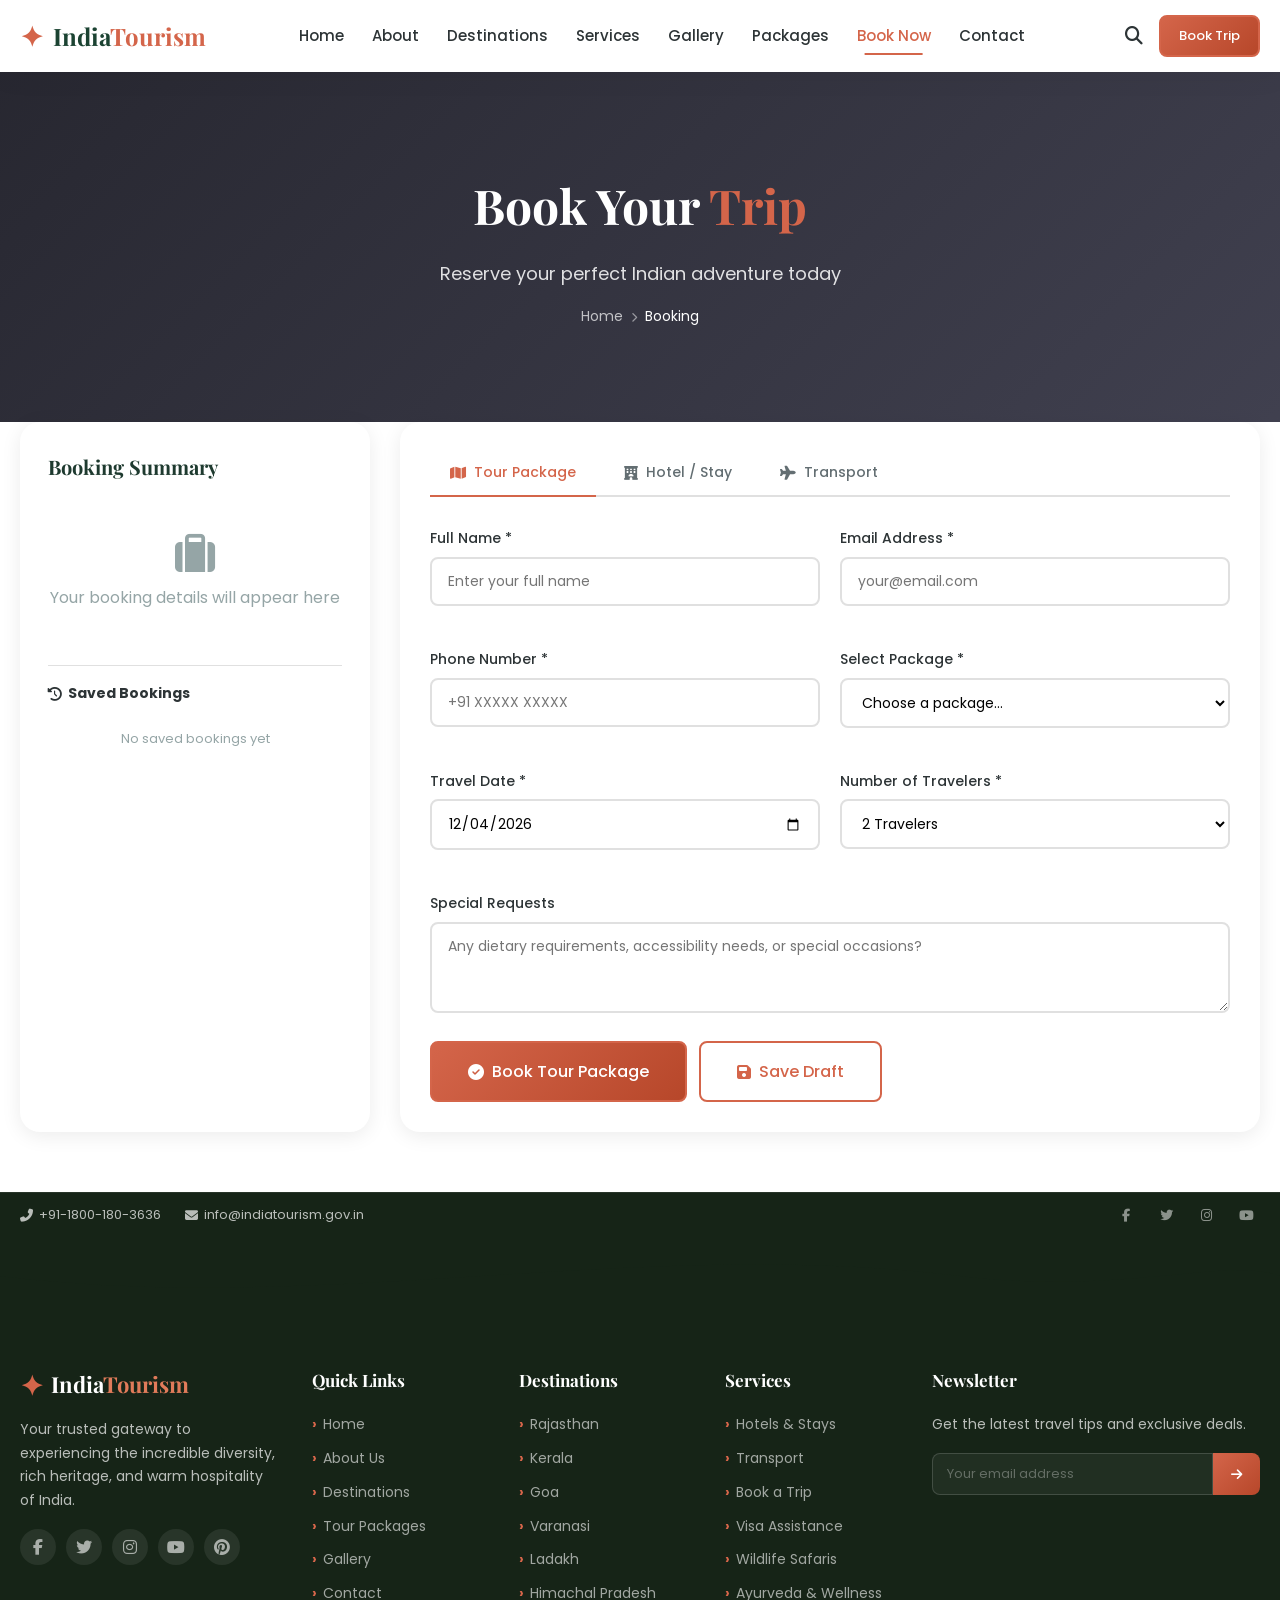
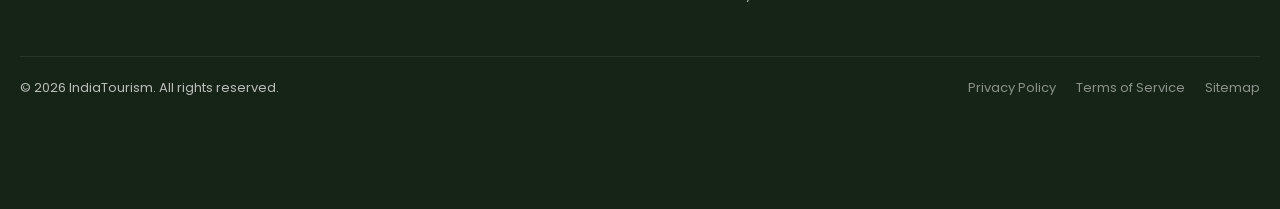
<file: booking.html>
<!DOCTYPE html>
<html lang="en">
<head>
    <meta charset="UTF-8">
    <meta name="viewport" content="width=device-width, initial-scale=1.0">
    <title>Book Your Trip - IndiaTourism</title>
    <link rel="stylesheet" href="styles.css">
    <link rel="preconnect" href="https://fonts.googleapis.com">
    <link href="https://fonts.googleapis.com/css2?family=Playfair+Display:wght@400;600;700&family=Poppins:wght@300;400;500;600;700&family=Dancing+Script:wght@700&display=swap" rel="stylesheet">
    <link rel="stylesheet" href="https://cdnjs.cloudflare.com/ajax/libs/font-awesome/6.5.1/css/all.min.css">
</head>
<body>
    <nav class="navbar" id="navbar"><div class="container"><a href="index.html" class="logo"><span class="logo-icon">✦</span><span class="logo-text">India<span class="highlight">Tourism</span></span></a><div class="nav-links" id="navLinks"><a href="index.html" class="nav-link">Home</a><a href="about.html" class="nav-link">About</a><a href="destinations.html" class="nav-link">Destinations</a><a href="services.html" class="nav-link">Services</a><a href="gallery.html" class="nav-link">Gallery</a><a href="packages.html" class="nav-link">Packages</a><a href="booking.html" class="nav-link active">Book Now</a><a href="contact.html" class="nav-link">Contact</a></div><div class="nav-actions"><button class="search-toggle" id="searchToggle" aria-label="Search"><i class="fas fa-search"></i></button><a href="booking.html" class="btn btn-primary btn-sm">Book Trip</a><button class="hamburger" id="hamburger" aria-label="Menu"><span></span><span></span><span></span></button></div></div><div class="search-bar" id="searchBar"><div class="container"><form class="search-form" id="searchForm"><input type="text" id="searchInput" placeholder="Search destinations, activities, hotels..." autocomplete="off"><select id="searchCategory"><option value="all">All</option><option value="destinations">Destinations</option><option value="hotels">Hotels & Stays</option><option value="transport">Transport</option><option value="activities">Activities</option><option value="heritage">Heritage Sites</option></select><button type="submit" class="btn btn-primary"><i class="fas fa-search"></i> Search</button><button type="button" class="search-close" id="searchClose"><i class="fas fa-times"></i></button></form><div class="search-suggestions" id="searchSuggestions"></div></div></div></nav>
    <div class="mobile-overlay" id="mobileOverlay"></div>

    <div class="page-hero booking-hero"><div class="page-hero-content"><h1>Book Your <span class="text-saffron">Trip</span></h1><p>Reserve your perfect Indian adventure today</p><nav class="breadcrumb"><a href="index.html">Home</a> <i class="fas fa-chevron-right"></i> <span>Booking</span></nav></div></div>
    <div class="container">
        <div class="booking-container">
            <div class="booking-sidebar">
                <h3>Booking Summary</h3>
                <div class="booking-summary" id="bookingSummary"><div class="summary-empty"><i class="fas fa-suitcase"></i><p>Your booking details will appear here</p></div></div>
                <div class="booking-total" id="bookingTotal" style="display:none;">
                    <div class="total-row"><span>Subtotal</span><span id="subtotalAmount">₹0</span></div>
                    <div class="total-row"><span>GST (18%)</span><span id="gstAmount">₹0</span></div>
                    <div class="total-row total-final"><span>Total</span><span id="totalAmount">₹0</span></div>
                </div>
                <div class="saved-bookings" id="savedBookings"><h4><i class="fas fa-history"></i> Saved Bookings</h4><div class="saved-list" id="savedBookingsList"><p class="no-saved">No saved bookings yet</p></div></div>
            </div>
            <div class="booking-main">
                <div class="booking-tabs">
                    <button class="btab active" data-btab="tour"><i class="fas fa-map"></i> Tour Package</button>
                    <button class="btab" data-btab="hotel"><i class="fas fa-hotel"></i> Hotel / Stay</button>
                    <button class="btab" data-btab="transport"><i class="fas fa-plane"></i> Transport</button>
                </div>
                <div class="booking-tab-content active" id="btab-tour">
                    <form id="tourBookingForm" class="booking-form">
                        <div class="form-row"><div class="form-group"><label>Full Name *</label><input type="text" id="tourName" placeholder="Enter your full name" required><span class="error-msg"></span></div><div class="form-group"><label>Email Address *</label><input type="email" id="tourEmail" placeholder="your@email.com" required><span class="error-msg"></span></div></div>
                        <div class="form-row"><div class="form-group"><label>Phone Number *</label><input type="tel" id="tourPhone" placeholder="+91 XXXXX XXXXX" required><span class="error-msg"></span></div><div class="form-group"><label>Select Package *</label><select id="tourPackage" required><option value="">Choose a package...</option></select><span class="error-msg"></span></div></div>
                        <div class="form-row"><div class="form-group"><label>Travel Date *</label><input type="date" id="tourDate" required><span class="error-msg"></span></div><div class="form-group"><label>Number of Travelers *</label><select id="tourTravelers" required><option value="1">1 Traveler</option><option value="2" selected>2 Travelers</option><option value="3">3 Travelers</option><option value="4">4 Travelers</option><option value="5">5 Travelers</option><option value="6">6 Travelers</option><option value="8">8 Travelers</option><option value="10">10 Travelers</option></select></div></div>
                        <div class="form-group"><label>Special Requests</label><textarea id="tourRequests" placeholder="Any dietary requirements, accessibility needs, or special occasions?" rows="3"></textarea></div>
                        <div class="form-actions"><button type="submit" class="btn btn-primary btn-lg"><i class="fas fa-check-circle"></i> Book Tour Package</button><button type="button" class="btn btn-outline btn-lg" id="saveTourDraft"><i class="fas fa-save"></i> Save Draft</button></div>
                    </form>
                </div>
                <div class="booking-tab-content" id="btab-hotel">
                    <form id="hotelBookingForm" class="booking-form">
                        <div class="form-row"><div class="form-group"><label>Full Name *</label><input type="text" id="hotelName" placeholder="Enter your full name" required><span class="error-msg"></span></div><div class="form-group"><label>Email Address *</label><input type="email" id="hotelEmail" placeholder="your@email.com" required><span class="error-msg"></span></div></div>
                        <div class="form-row"><div class="form-group"><label>Phone Number *</label><input type="tel" id="hotelPhone" placeholder="+91 XXXXX XXXXX" required><span class="error-msg"></span></div><div class="form-group"><label>Stay Type *</label><select id="hotelType" required><option value="">Choose type...</option><option value="hotel">Hotel</option><option value="airbnb">Airbnb / Homestay</option><option value="hostel">Hostel</option><option value="guesthouse">Guest House</option><option value="heritage">Heritage Haveli</option><option value="resort">Resort</option><option value="houseboat">Houseboat</option></select><span class="error-msg"></span></div></div>
                        <div class="form-row"><div class="form-group"><label>City / Location *</label><input type="text" id="hotelCity" placeholder="e.g., Jaipur, Kerala..." required><span class="error-msg"></span></div><div class="form-group"><label>Property Name</label><input type="text" id="hotelProperty" placeholder="Specific hotel/property name"></div></div>
                        <div class="form-row"><div class="form-group"><label>Check-in Date *</label><input type="date" id="hotelCheckin" required><span class="error-msg"></span></div><div class="form-group"><label>Check-out Date *</label><input type="date" id="hotelCheckout" required><span class="error-msg"></span></div></div>
                        <div class="form-row"><div class="form-group"><label>Rooms *</label><select id="hotelRooms" required><option value="1">1 Room</option><option value="2">2 Rooms</option><option value="3">3 Rooms</option><option value="4">4+ Rooms</option></select></div><div class="form-group"><label>Guests *</label><select id="hotelGuests" required><option value="1">1 Guest</option><option value="2" selected>2 Guests</option><option value="3">3 Guests</option><option value="4">4 Guests</option><option value="5">5+ Guests</option></select></div></div>
                        <div class="form-group"><label>Special Requirements</label><textarea id="hotelRequests" placeholder="AC room, early check-in, extra beds, etc." rows="3"></textarea></div>
                        <div class="form-actions"><button type="submit" class="btn btn-primary btn-lg"><i class="fas fa-check-circle"></i> Book Stay</button><button type="button" class="btn btn-outline btn-lg" id="saveHotelDraft"><i class="fas fa-save"></i> Save Draft</button></div>
                    </form>
                </div>
                <div class="booking-tab-content" id="btab-transport">
                    <form id="transportBookingForm" class="booking-form">
                        <div class="transport-type-selector"><button type="button" class="transport-type active" data-ttype="flight"><i class="fas fa-plane"></i> Flight</button><button type="button" class="transport-type" data-ttype="train"><i class="fas fa-train"></i> Train</button><button type="button" class="transport-type" data-ttype="bus"><i class="fas fa-bus"></i> Bus</button><button type="button" class="transport-type" data-ttype="cab"><i class="fas fa-car"></i> Cab</button><button type="button" class="transport-type" data-ttype="bike"><i class="fas fa-motorcycle"></i> Bike Rental</button></div>
                        <div class="form-row"><div class="form-group"><label>Full Name *</label><input type="text" id="transName" placeholder="Enter your full name" required><span class="error-msg"></span></div><div class="form-group"><label>Email Address *</label><input type="email" id="transEmail" placeholder="your@email.com" required><span class="error-msg"></span></div></div>
                        <div class="form-row"><div class="form-group"><label>Phone Number *</label><input type="tel" id="transPhone" placeholder="+91 XXXXX XXXXX" required><span class="error-msg"></span></div><div class="form-group"><label>Transport Type *</label><select id="transType" required><option value="flight">Flight</option><option value="train">Train</option><option value="bus">Bus</option><option value="cab">Cab / Taxi</option><option value="bike">Bike Rental</option></select></div></div>
                        <div class="form-row"><div class="form-group"><label>From City *</label><input type="text" id="transFrom" placeholder="Departure city" required><span class="error-msg"></span></div><div class="form-group"><label>To City *</label><input type="text" id="transTo" placeholder="Destination city" required><span class="error-msg"></span></div></div>
                        <div class="form-row"><div class="form-group"><label>Travel Date *</label><input type="date" id="transDate" required><span class="error-msg"></span></div><div class="form-group"><label>Number of Passengers *</label><select id="transPassengers" required><option value="1">1 Passenger</option><option value="2" selected>2 Passengers</option><option value="3">3 Passengers</option><option value="4">4 Passengers</option><option value="5">5+ Passengers</option></select></div></div>
                        <div class="form-group"><label>Preferences</label><textarea id="transRequests" placeholder="AC/Non-AC, window seat, specific class, etc." rows="3"></textarea></div>
                        <div class="form-actions"><button type="submit" class="btn btn-primary btn-lg"><i class="fas fa-check-circle"></i> Book Transport</button><button type="button" class="btn btn-outline btn-lg" id="saveTransDraft"><i class="fas fa-save"></i> Save Draft</button></div>
                    </form>
                </div>
            </div>
        </div>
    </div>

    <div class="top-bar"><div class="container"><div class="top-bar-left"><span><i class="fas fa-phone-alt"></i> +91-1800-180-3636</span><span><i class="fas fa-envelope"></i> info@indiatourism.gov.in</span></div><div class="top-bar-right"><div class="social-links"><a href="#"><i class="fab fa-facebook-f"></i></a><a href="#"><i class="fab fa-twitter"></i></a><a href="#"><i class="fab fa-instagram"></i></a><a href="#"><i class="fab fa-youtube"></i></a></div></div></div></div>
    <footer class="footer" id="footer"><div class="footer-wave"><svg viewBox="0 0 1440 120" preserveAspectRatio="none"><path d="M0,60 C360,120 720,0 1080,60 C1260,90 1380,30 1440,60 L1440,120 L0,120 Z" fill="currentColor"></path></svg></div><div class="container"><div class="footer-grid"><div class="footer-col footer-about"><a href="index.html" class="footer-logo"><span class="logo-icon">✦</span><span class="logo-text">India<span class="highlight">Tourism</span></span></a><p>Your trusted gateway to experiencing the incredible diversity, rich heritage, and warm hospitality of India.</p><div class="footer-social"><a href="#"><i class="fab fa-facebook-f"></i></a><a href="#"><i class="fab fa-twitter"></i></a><a href="#"><i class="fab fa-instagram"></i></a><a href="#"><i class="fab fa-youtube"></i></a><a href="#"><i class="fab fa-pinterest"></i></a></div></div><div class="footer-col"><h4>Quick Links</h4><ul><li><a href="index.html">Home</a></li><li><a href="about.html">About Us</a></li><li><a href="destinations.html">Destinations</a></li><li><a href="packages.html">Tour Packages</a></li><li><a href="gallery.html">Gallery</a></li><li><a href="contact.html">Contact</a></li></ul></div><div class="footer-col"><h4>Destinations</h4><ul><li><a href="destinations.html">Rajasthan</a></li><li><a href="destinations.html">Kerala</a></li><li><a href="destinations.html">Goa</a></li><li><a href="destinations.html">Varanasi</a></li><li><a href="destinations.html">Ladakh</a></li><li><a href="destinations.html">Himachal Pradesh</a></li></ul></div><div class="footer-col"><h4>Services</h4><ul><li><a href="services.html">Hotels & Stays</a></li><li><a href="services.html">Transport</a></li><li><a href="booking.html">Book a Trip</a></li><li><a href="services.html">Visa Assistance</a></li><li><a href="services.html">Wildlife Safaris</a></li><li><a href="services.html">Ayurveda & Wellness</a></li></ul></div><div class="footer-col"><h4>Newsletter</h4><p>Get the latest travel tips and exclusive deals.</p><form class="newsletter-form" id="newsletterForm"><div class="newsletter-input"><input type="email" id="newsletterEmail" placeholder="Your email address" required><button type="submit" class="btn btn-primary btn-sm"><i class="fas fa-arrow-right"></i></button></div></form></div></div><div class="footer-bottom"><div class="footer-bottom-left"><p>&copy; 2026 IndiaTourism. All rights reserved.</p></div><div class="footer-bottom-right"><a href="#">Privacy Policy</a><a href="#">Terms of Service</a><a href="#">Sitemap</a></div></div></div></footer>
    <button class="back-to-top" id="backToTop"><i class="fas fa-chevron-up"></i></button>
    <div class="modal" id="successModal"><div class="modal-overlay"></div><div class="modal-content"><div class="modal-icon"><i class="fas fa-check-circle"></i></div><h3 id="modalTitle">Success!</h3><p id="modalMessage">Your booking has been confirmed.</p><button class="btn btn-primary" id="modalClose">Continue</button></div></div>
    <script src="script.js"></script>
</body>
</html>
</file>
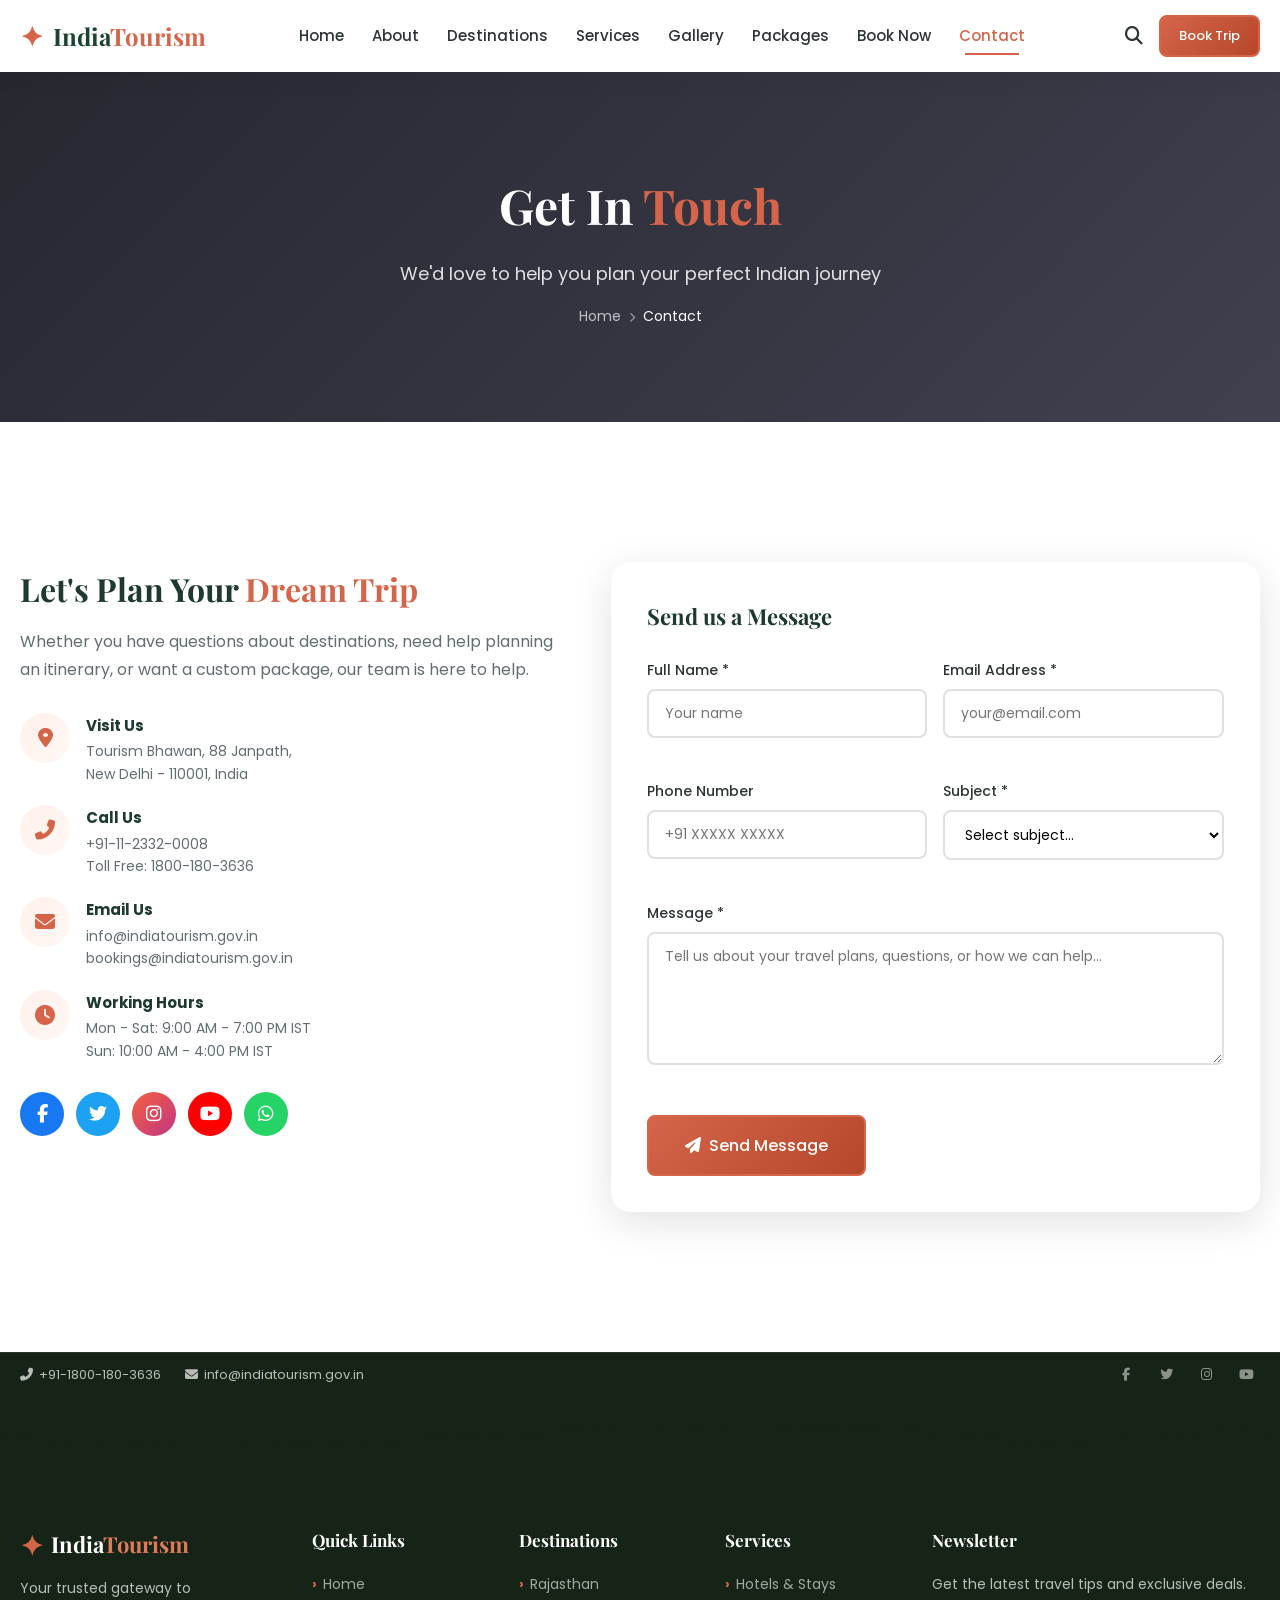
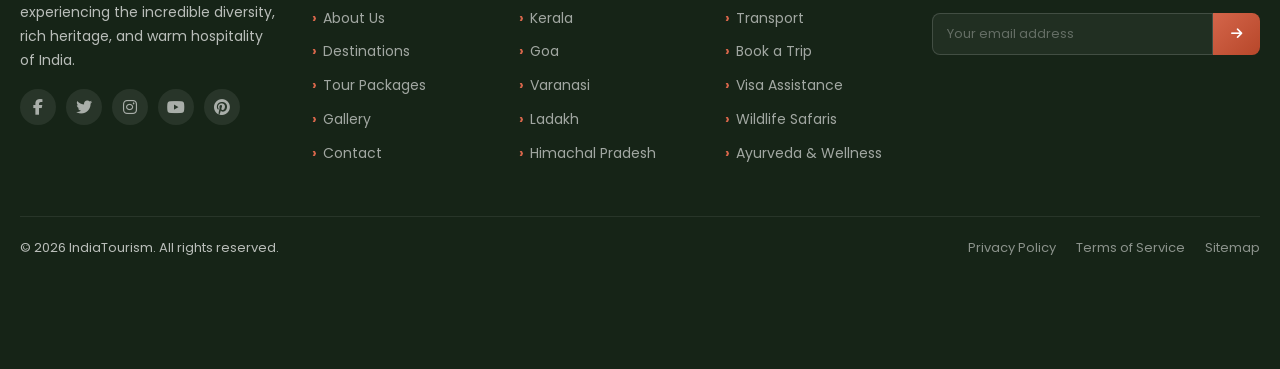
<file: contact.html>
<!DOCTYPE html>
<html lang="en">
<head>
    <meta charset="UTF-8">
    <meta name="viewport" content="width=device-width, initial-scale=1.0">
    <title>Contact Us - IndiaTourism</title>
    <link rel="stylesheet" href="styles.css">
    <link rel="preconnect" href="https://fonts.googleapis.com">
    <link href="https://fonts.googleapis.com/css2?family=Playfair+Display:wght@400;600;700&family=Poppins:wght@300;400;500;600;700&family=Dancing+Script:wght@700&display=swap" rel="stylesheet">
    <link rel="stylesheet" href="https://cdnjs.cloudflare.com/ajax/libs/font-awesome/6.5.1/css/all.min.css">
</head>
<body>
    <nav class="navbar" id="navbar"><div class="container"><a href="index.html" class="logo"><span class="logo-icon">✦</span><span class="logo-text">India<span class="highlight">Tourism</span></span></a><div class="nav-links" id="navLinks"><a href="index.html" class="nav-link">Home</a><a href="about.html" class="nav-link">About</a><a href="destinations.html" class="nav-link">Destinations</a><a href="services.html" class="nav-link">Services</a><a href="gallery.html" class="nav-link">Gallery</a><a href="packages.html" class="nav-link">Packages</a><a href="booking.html" class="nav-link">Book Now</a><a href="contact.html" class="nav-link active">Contact</a></div><div class="nav-actions"><button class="search-toggle" id="searchToggle" aria-label="Search"><i class="fas fa-search"></i></button><a href="booking.html" class="btn btn-primary btn-sm">Book Trip</a><button class="hamburger" id="hamburger" aria-label="Menu"><span></span><span></span><span></span></button></div></div><div class="search-bar" id="searchBar"><div class="container"><form class="search-form" id="searchForm"><input type="text" id="searchInput" placeholder="Search destinations, activities, hotels..." autocomplete="off"><select id="searchCategory"><option value="all">All</option><option value="destinations">Destinations</option><option value="hotels">Hotels & Stays</option><option value="transport">Transport</option><option value="activities">Activities</option><option value="heritage">Heritage Sites</option></select><button type="submit" class="btn btn-primary"><i class="fas fa-search"></i> Search</button><button type="button" class="search-close" id="searchClose"><i class="fas fa-times"></i></button></form><div class="search-suggestions" id="searchSuggestions"></div></div></div></nav>
    <div class="mobile-overlay" id="mobileOverlay"></div>

    <div class="page-hero contact-hero"><div class="page-hero-content"><h1>Get In <span class="text-saffron">Touch</span></h1><p>We'd love to help you plan your perfect Indian journey</p><nav class="breadcrumb"><a href="index.html">Home</a> <i class="fas fa-chevron-right"></i> <span>Contact</span></nav></div></div>
    <div class="container">
        <section class="section contact-section">
            <div class="contact-grid">
                <div class="contact-info">
                    <h2>Let's Plan Your <span class="text-saffron">Dream Trip</span></h2>
                    <p>Whether you have questions about destinations, need help planning an itinerary, or want a custom package, our team is here to help.</p>
                    <div class="contact-details">
                        <div class="contact-item"><div class="contact-icon"><i class="fas fa-map-marker-alt"></i></div><div><h4>Visit Us</h4><p>Tourism Bhawan, 88 Janpath,<br>New Delhi - 110001, India</p></div></div>
                        <div class="contact-item"><div class="contact-icon"><i class="fas fa-phone-alt"></i></div><div><h4>Call Us</h4><p>+91-11-2332-0008<br>Toll Free: 1800-180-3636</p></div></div>
                        <div class="contact-item"><div class="contact-icon"><i class="fas fa-envelope"></i></div><div><h4>Email Us</h4><p>info@indiatourism.gov.in<br>bookings@indiatourism.gov.in</p></div></div>
                        <div class="contact-item"><div class="contact-icon"><i class="fas fa-clock"></i></div><div><h4>Working Hours</h4><p>Mon - Sat: 9:00 AM - 7:00 PM IST<br>Sun: 10:00 AM - 4:00 PM IST</p></div></div>
                    </div>
                    <div class="contact-social"><a href="#" class="social-btn facebook"><i class="fab fa-facebook-f"></i></a><a href="#" class="social-btn twitter"><i class="fab fa-twitter"></i></a><a href="#" class="social-btn instagram"><i class="fab fa-instagram"></i></a><a href="#" class="social-btn youtube"><i class="fab fa-youtube"></i></a><a href="#" class="social-btn whatsapp"><i class="fab fa-whatsapp"></i></a></div>
                </div>
                <div class="contact-form-wrapper">
                    <form id="contactForm" class="contact-form">
                        <h3>Send us a Message</h3>
                        <div class="form-row"><div class="form-group"><label>Full Name *</label><input type="text" id="contactName" placeholder="Your name" required><span class="error-msg"></span></div><div class="form-group"><label>Email Address *</label><input type="email" id="contactEmail" placeholder="your@email.com" required><span class="error-msg"></span></div></div>
                        <div class="form-row"><div class="form-group"><label>Phone Number</label><input type="tel" id="contactPhone" placeholder="+91 XXXXX XXXXX"></div><div class="form-group"><label>Subject *</label><select id="contactSubject" required><option value="">Select subject...</option><option value="general">General Inquiry</option><option value="booking">Booking Assistance</option><option value="custom">Custom Package Request</option><option value="feedback">Feedback</option><option value="complaint">Complaint</option><option value="partnership">Partnership</option></select><span class="error-msg"></span></div></div>
                        <div class="form-group"><label>Message *</label><textarea id="contactMessage" placeholder="Tell us about your travel plans, questions, or how we can help..." rows="5" required></textarea><span class="error-msg"></span></div>
                        <button type="submit" class="btn btn-primary btn-lg"><i class="fas fa-paper-plane"></i> Send Message</button>
                    </form>
                </div>
            </div>
        </section>
    </div>

    <div class="top-bar"><div class="container"><div class="top-bar-left"><span><i class="fas fa-phone-alt"></i> +91-1800-180-3636</span><span><i class="fas fa-envelope"></i> info@indiatourism.gov.in</span></div><div class="top-bar-right"><div class="social-links"><a href="#"><i class="fab fa-facebook-f"></i></a><a href="#"><i class="fab fa-twitter"></i></a><a href="#"><i class="fab fa-instagram"></i></a><a href="#"><i class="fab fa-youtube"></i></a></div></div></div></div>
    <footer class="footer" id="footer"><div class="footer-wave"><svg viewBox="0 0 1440 120" preserveAspectRatio="none"><path d="M0,60 C360,120 720,0 1080,60 C1260,90 1380,30 1440,60 L1440,120 L0,120 Z" fill="currentColor"></path></svg></div><div class="container"><div class="footer-grid"><div class="footer-col footer-about"><a href="index.html" class="footer-logo"><span class="logo-icon">✦</span><span class="logo-text">India<span class="highlight">Tourism</span></span></a><p>Your trusted gateway to experiencing the incredible diversity, rich heritage, and warm hospitality of India.</p><div class="footer-social"><a href="#"><i class="fab fa-facebook-f"></i></a><a href="#"><i class="fab fa-twitter"></i></a><a href="#"><i class="fab fa-instagram"></i></a><a href="#"><i class="fab fa-youtube"></i></a><a href="#"><i class="fab fa-pinterest"></i></a></div></div><div class="footer-col"><h4>Quick Links</h4><ul><li><a href="index.html">Home</a></li><li><a href="about.html">About Us</a></li><li><a href="destinations.html">Destinations</a></li><li><a href="packages.html">Tour Packages</a></li><li><a href="gallery.html">Gallery</a></li><li><a href="contact.html">Contact</a></li></ul></div><div class="footer-col"><h4>Destinations</h4><ul><li><a href="destinations.html">Rajasthan</a></li><li><a href="destinations.html">Kerala</a></li><li><a href="destinations.html">Goa</a></li><li><a href="destinations.html">Varanasi</a></li><li><a href="destinations.html">Ladakh</a></li><li><a href="destinations.html">Himachal Pradesh</a></li></ul></div><div class="footer-col"><h4>Services</h4><ul><li><a href="services.html">Hotels & Stays</a></li><li><a href="services.html">Transport</a></li><li><a href="booking.html">Book a Trip</a></li><li><a href="services.html">Visa Assistance</a></li><li><a href="services.html">Wildlife Safaris</a></li><li><a href="services.html">Ayurveda & Wellness</a></li></ul></div><div class="footer-col"><h4>Newsletter</h4><p>Get the latest travel tips and exclusive deals.</p><form class="newsletter-form" id="newsletterForm"><div class="newsletter-input"><input type="email" id="newsletterEmail" placeholder="Your email address" required><button type="submit" class="btn btn-primary btn-sm"><i class="fas fa-arrow-right"></i></button></div></form></div></div><div class="footer-bottom"><div class="footer-bottom-left"><p>&copy; 2026 IndiaTourism. All rights reserved.</p></div><div class="footer-bottom-right"><a href="#">Privacy Policy</a><a href="#">Terms of Service</a><a href="#">Sitemap</a></div></div></div></footer>
    <button class="back-to-top" id="backToTop"><i class="fas fa-chevron-up"></i></button>
    <div class="modal" id="successModal"><div class="modal-overlay"></div><div class="modal-content"><div class="modal-icon"><i class="fas fa-check-circle"></i></div><h3 id="modalTitle">Success!</h3><p id="modalMessage">Your booking has been confirmed.</p><button class="btn btn-primary" id="modalClose">Continue</button></div></div>
    <script src="script.js"></script>
</body>
</html>
</file>
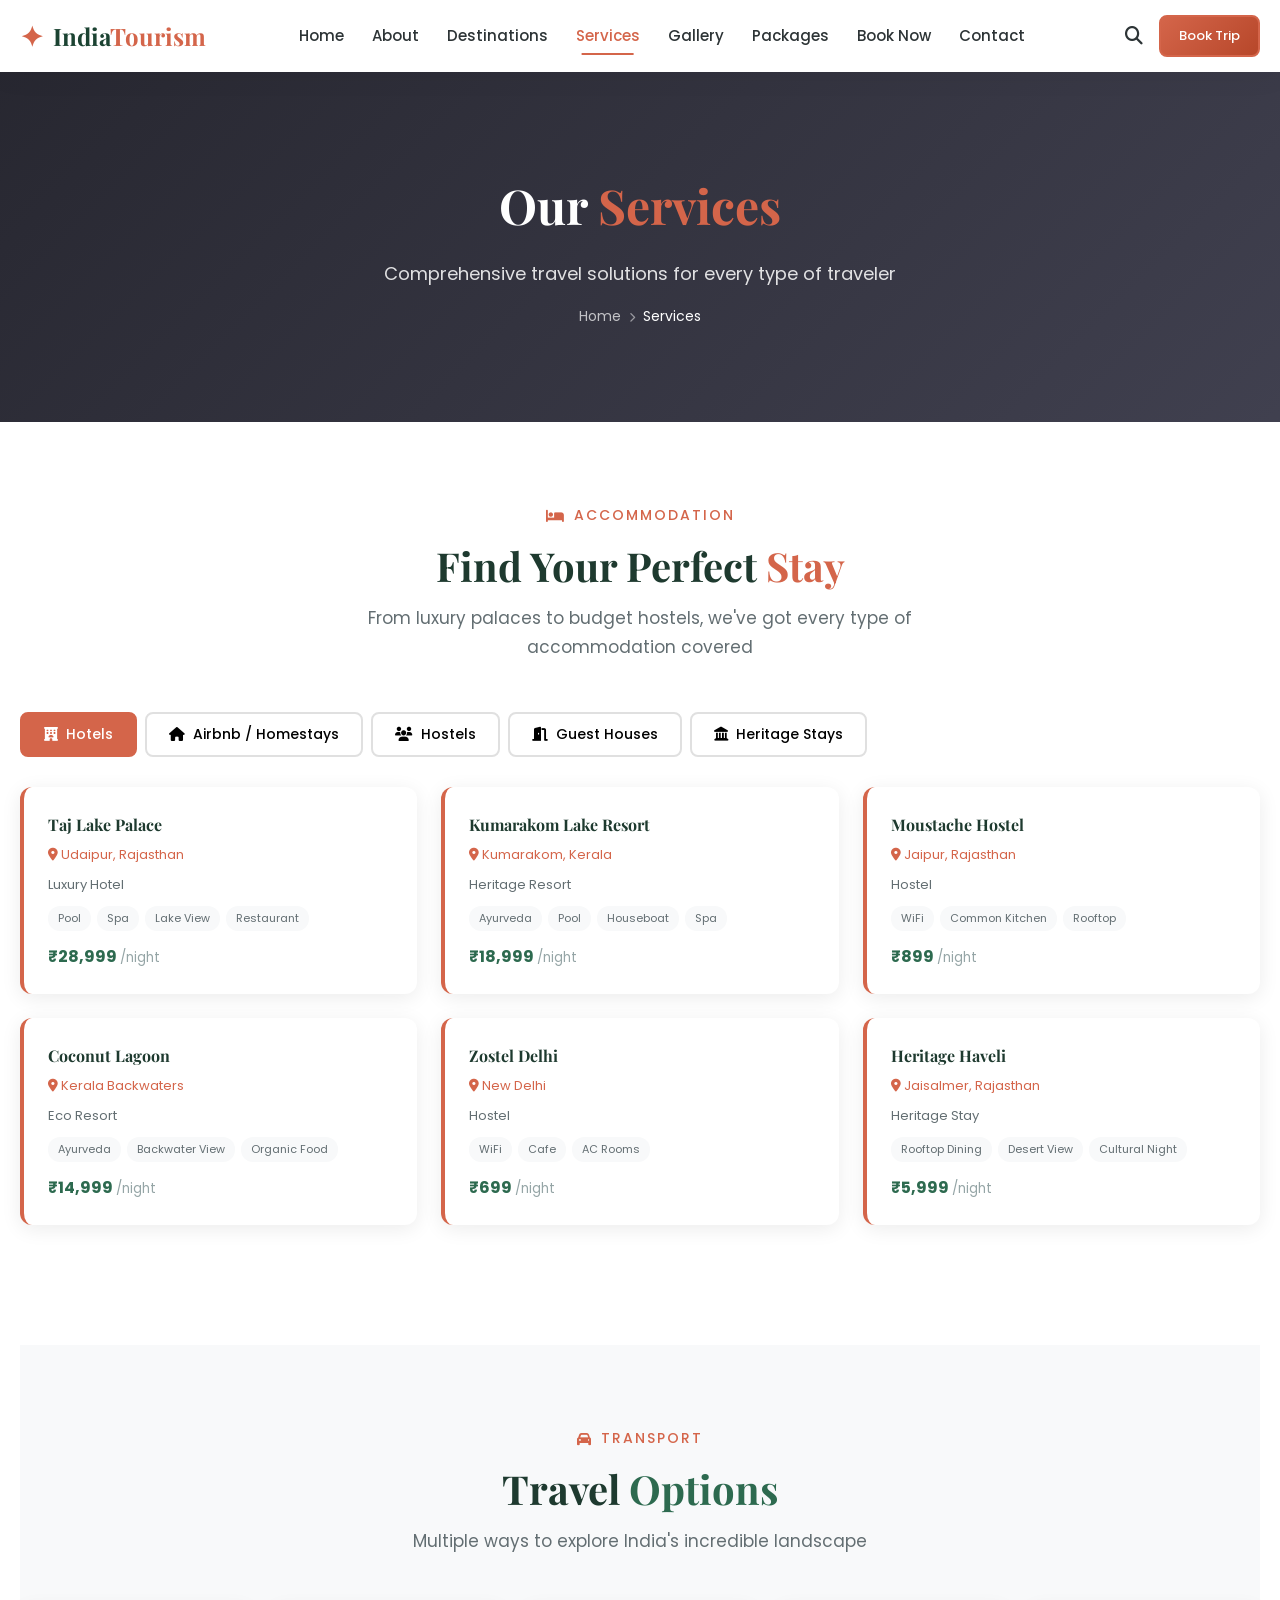
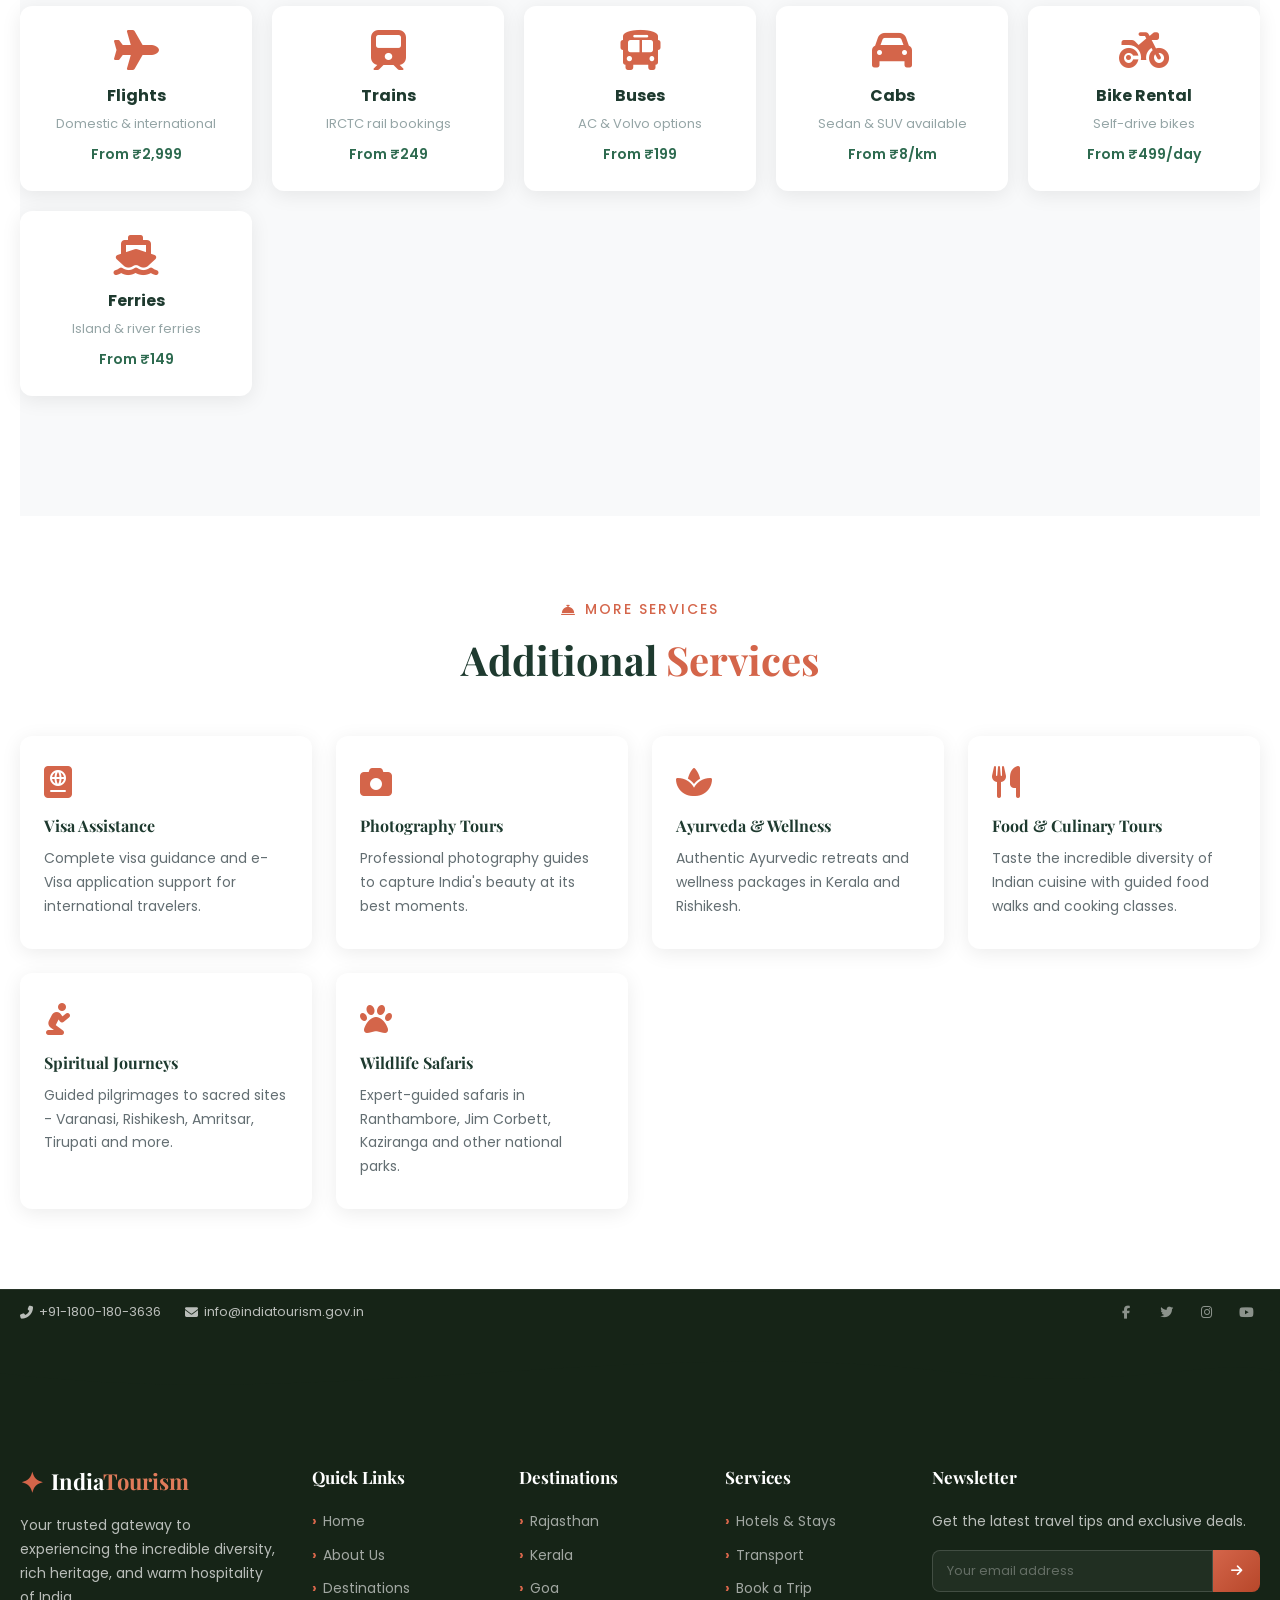
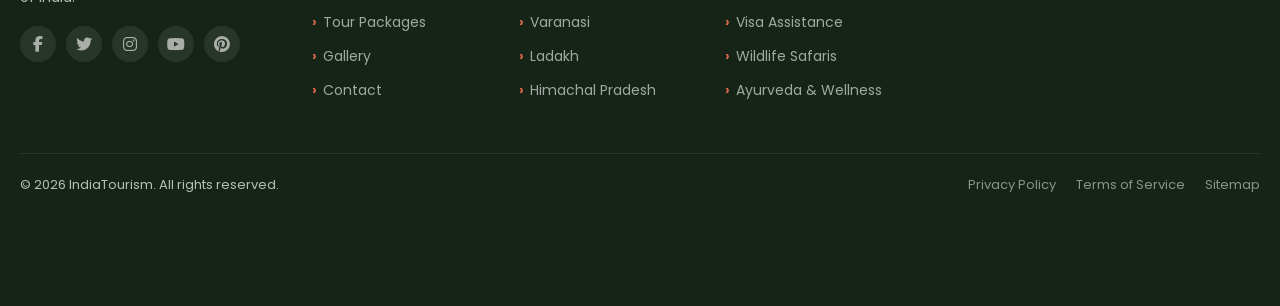
<file: services.html>
<!DOCTYPE html>
<html lang="en">
<head>
    <meta charset="UTF-8">
    <meta name="viewport" content="width=device-width, initial-scale=1.0">
    <title>Services - IndiaTourism</title>
    <link rel="stylesheet" href="styles.css">
    <link rel="preconnect" href="https://fonts.googleapis.com">
    <link href="https://fonts.googleapis.com/css2?family=Playfair+Display:wght@400;600;700&family=Poppins:wght@300;400;500;600;700&family=Dancing+Script:wght@700&display=swap" rel="stylesheet">
    <link rel="stylesheet" href="https://cdnjs.cloudflare.com/ajax/libs/font-awesome/6.5.1/css/all.min.css">
</head>
<body>
    <nav class="navbar" id="navbar"><div class="container"><a href="index.html" class="logo"><span class="logo-icon">✦</span><span class="logo-text">India<span class="highlight">Tourism</span></span></a><div class="nav-links" id="navLinks"><a href="index.html" class="nav-link">Home</a><a href="about.html" class="nav-link">About</a><a href="destinations.html" class="nav-link">Destinations</a><a href="services.html" class="nav-link active">Services</a><a href="gallery.html" class="nav-link">Gallery</a><a href="packages.html" class="nav-link">Packages</a><a href="booking.html" class="nav-link">Book Now</a><a href="contact.html" class="nav-link">Contact</a></div><div class="nav-actions"><button class="search-toggle" id="searchToggle" aria-label="Search"><i class="fas fa-search"></i></button><a href="booking.html" class="btn btn-primary btn-sm">Book Trip</a><button class="hamburger" id="hamburger" aria-label="Menu"><span></span><span></span><span></span></button></div></div><div class="search-bar" id="searchBar"><div class="container"><form class="search-form" id="searchForm"><input type="text" id="searchInput" placeholder="Search destinations, activities, hotels..." autocomplete="off"><select id="searchCategory"><option value="all">All</option><option value="destinations">Destinations</option><option value="hotels">Hotels & Stays</option><option value="transport">Transport</option><option value="activities">Activities</option><option value="heritage">Heritage Sites</option></select><button type="submit" class="btn btn-primary"><i class="fas fa-search"></i> Search</button><button type="button" class="search-close" id="searchClose"><i class="fas fa-times"></i></button></form><div class="search-suggestions" id="searchSuggestions"></div></div></div></nav>
    <div class="mobile-overlay" id="mobileOverlay"></div>

    <div class="page-hero services-hero"><div class="page-hero-content"><h1>Our <span class="text-saffron">Services</span></h1><p>Comprehensive travel solutions for every type of traveler</p><nav class="breadcrumb"><a href="index.html">Home</a> <i class="fas fa-chevron-right"></i> <span>Services</span></nav></div></div>
    <div class="container">
        <section class="section">
            <div class="section-header"><span class="section-tag"><i class="fas fa-bed"></i> Accommodation</span><h2>Find Your Perfect <span class="text-saffron">Stay</span></h2><p>From luxury palaces to budget hostels, we've got every type of accommodation covered</p></div>
            <div class="services-tabs"><button class="service-tab active" data-stab="hotels"><i class="fas fa-hotel"></i> Hotels</button><button class="service-tab" data-stab="airbnb"><i class="fas fa-home"></i> Airbnb / Homestays</button><button class="service-tab" data-stab="hostels"><i class="fas fa-users"></i> Hostels</button><button class="service-tab" data-stab="guesthouses"><i class="fas fa-door-open"></i> Guest Houses</button><button class="service-tab" data-stab="heritage-stays"><i class="fas fa-landmark"></i> Heritage Stays</button></div>
            <div class="services-content" id="staysContent"></div>
        </section>
        <section class="section">
            <div class="section-header"><span class="section-tag"><i class="fas fa-car"></i> Transport</span><h2>Travel <span class="text-green">Options</span></h2><p>Multiple ways to explore India's incredible landscape</p></div>
            <div class="transport-options-grid" id="transportOptionsGrid"></div>
        </section>
        <section class="section">
            <div class="section-header"><span class="section-tag"><i class="fas fa-concierge-bell"></i> More Services</span><h2>Additional <span class="text-saffron">Services</span></h2></div>
            <div class="additional-services">
                <div class="add-service"><i class="fas fa-passport"></i><h4>Visa Assistance</h4><p>Complete visa guidance and e-Visa application support for international travelers.</p></div>
                <div class="add-service"><i class="fas fa-camera"></i><h4>Photography Tours</h4><p>Professional photography guides to capture India's beauty at its best moments.</p></div>
                <div class="add-service"><i class="fas fa-spa"></i><h4>Ayurveda & Wellness</h4><p>Authentic Ayurvedic retreats and wellness packages in Kerala and Rishikesh.</p></div>
                <div class="add-service"><i class="fas fa-utensils"></i><h4>Food & Culinary Tours</h4><p>Taste the incredible diversity of Indian cuisine with guided food walks and cooking classes.</p></div>
                <div class="add-service"><i class="fas fa-pray"></i><h4>Spiritual Journeys</h4><p>Guided pilgrimages to sacred sites - Varanasi, Rishikesh, Amritsar, Tirupati and more.</p></div>
                <div class="add-service"><i class="fas fa-paw"></i><h4>Wildlife Safaris</h4><p>Expert-guided safaris in Ranthambore, Jim Corbett, Kaziranga and other national parks.</p></div>
            </div>
        </section>
    </div>

    <div class="top-bar"><div class="container"><div class="top-bar-left"><span><i class="fas fa-phone-alt"></i> +91-1800-180-3636</span><span><i class="fas fa-envelope"></i> info@indiatourism.gov.in</span></div><div class="top-bar-right"><div class="social-links"><a href="#"><i class="fab fa-facebook-f"></i></a><a href="#"><i class="fab fa-twitter"></i></a><a href="#"><i class="fab fa-instagram"></i></a><a href="#"><i class="fab fa-youtube"></i></a></div></div></div></div>
    <footer class="footer" id="footer"><div class="footer-wave"><svg viewBox="0 0 1440 120" preserveAspectRatio="none"><path d="M0,60 C360,120 720,0 1080,60 C1260,90 1380,30 1440,60 L1440,120 L0,120 Z" fill="currentColor"></path></svg></div><div class="container"><div class="footer-grid"><div class="footer-col footer-about"><a href="index.html" class="footer-logo"><span class="logo-icon">✦</span><span class="logo-text">India<span class="highlight">Tourism</span></span></a><p>Your trusted gateway to experiencing the incredible diversity, rich heritage, and warm hospitality of India.</p><div class="footer-social"><a href="#"><i class="fab fa-facebook-f"></i></a><a href="#"><i class="fab fa-twitter"></i></a><a href="#"><i class="fab fa-instagram"></i></a><a href="#"><i class="fab fa-youtube"></i></a><a href="#"><i class="fab fa-pinterest"></i></a></div></div><div class="footer-col"><h4>Quick Links</h4><ul><li><a href="index.html">Home</a></li><li><a href="about.html">About Us</a></li><li><a href="destinations.html">Destinations</a></li><li><a href="packages.html">Tour Packages</a></li><li><a href="gallery.html">Gallery</a></li><li><a href="contact.html">Contact</a></li></ul></div><div class="footer-col"><h4>Destinations</h4><ul><li><a href="destinations.html">Rajasthan</a></li><li><a href="destinations.html">Kerala</a></li><li><a href="destinations.html">Goa</a></li><li><a href="destinations.html">Varanasi</a></li><li><a href="destinations.html">Ladakh</a></li><li><a href="destinations.html">Himachal Pradesh</a></li></ul></div><div class="footer-col"><h4>Services</h4><ul><li><a href="services.html">Hotels & Stays</a></li><li><a href="services.html">Transport</a></li><li><a href="booking.html">Book a Trip</a></li><li><a href="services.html">Visa Assistance</a></li><li><a href="services.html">Wildlife Safaris</a></li><li><a href="services.html">Ayurveda & Wellness</a></li></ul></div><div class="footer-col"><h4>Newsletter</h4><p>Get the latest travel tips and exclusive deals.</p><form class="newsletter-form" id="newsletterForm"><div class="newsletter-input"><input type="email" id="newsletterEmail" placeholder="Your email address" required><button type="submit" class="btn btn-primary btn-sm"><i class="fas fa-arrow-right"></i></button></div></form></div></div><div class="footer-bottom"><div class="footer-bottom-left"><p>&copy; 2026 IndiaTourism. All rights reserved.</p></div><div class="footer-bottom-right"><a href="#">Privacy Policy</a><a href="#">Terms of Service</a><a href="#">Sitemap</a></div></div></div></footer>
    <button class="back-to-top" id="backToTop"><i class="fas fa-chevron-up"></i></button>
    <div class="modal" id="successModal"><div class="modal-overlay"></div><div class="modal-content"><div class="modal-icon"><i class="fas fa-check-circle"></i></div><h3 id="modalTitle">Success!</h3><p id="modalMessage">Your booking has been confirmed.</p><button class="btn btn-primary" id="modalClose">Continue</button></div></div>
    <script src="script.js"></script>
</body>
</html>
</file>
<file: styles.css>
/* ==================== CSS VARIABLES ==================== */
:root {
    --terracotta: #D4654A;
    --terracotta-dark: #B7472A;
    --terracotta-light: #E07B5A;
    --saffron: #D4654A;
    --saffron-dark: #B7472A;
    --saffron-light: #E07B5A;
    --forest: #2D6A4F;
    --forest-dark: #1B4332;
    --forest-light: #40916C;
    --green: #2D6A4F;
    --green-dark: #1B4332;
    --green-light: #40916C;
    --gold: #D4A017;
    --gold-light: #F0C75E;
    --maroon: #5C2A1A;
    --navy: #1E3A2F;
    --dark: #162417;
    --text: #2D3436;
    --text-light: #636E72;
    --text-lighter: #95A5A6;
    --bg: #FFFFFF;
    --bg-light: #F8F9FA;
    --bg-cream: #FFF8F0;
    --bg-warm: #FDF5E6;
    --border: #E0E0E0;
    --shadow: 0 4px 20px rgba(0,0,0,0.08);
    --shadow-lg: 0 10px 40px rgba(0,0,0,0.12);
    --shadow-xl: 0 20px 60px rgba(0,0,0,0.15);
    --radius: 12px;
    --radius-sm: 8px;
    --radius-lg: 20px;
    --transition: all 0.3s ease;
    --transition-slow: all 0.5s ease;
    --font-heading: 'Playfair Display', Georgia, serif;
    --font-body: 'Poppins', -apple-system, sans-serif;
    --font-script: 'Dancing Script', cursive;
}

/* ==================== RESET & BASE ==================== */
*, *::before, *::after {
    margin: 0;
    padding: 0;
    box-sizing: border-box;
}

html {
    scroll-behavior: smooth;
    font-size: 16px;
}

body {
    font-family: var(--font-body);
    color: var(--text);
    background: var(--bg);
    line-height: 1.7;
    overflow-x: hidden;
}

a {
    text-decoration: none;
    color: inherit;
    transition: var(--transition);
}

img {
    max-width: 100%;
    height: auto;
}

ul { list-style: none; }

.container {
    max-width: 1280px;
    margin: 0 auto;
    padding: 0 20px;
}

.section {
    padding: 80px 0;
}

.section:nth-child(even) {
    background: var(--bg-light);
}

.text-saffron { color: var(--saffron); }
.text-green { color: var(--green); }
.text-gold { color: var(--gold); }

@keyframes pulse {
    0%, 100% { transform: scale(1); opacity: 1; }
    50% { transform: scale(1.15); opacity: 0.8; }
}

@keyframes spin {
    from { transform: rotate(0deg); }
    to { transform: rotate(360deg); }
}

/* ==================== BUTTONS ==================== */
.btn {
    display: inline-flex;
    align-items: center;
    gap: 8px;
    padding: 12px 28px;
    border-radius: var(--radius-sm);
    font-family: var(--font-body);
    font-weight: 500;
    font-size: 15px;
    border: 2px solid transparent;
    cursor: pointer;
    transition: var(--transition);
    text-align: center;
    justify-content: center;
}

.btn-primary {
    background: linear-gradient(135deg, var(--saffron), var(--saffron-dark));
    color: #fff;
    border-color: var(--saffron);
}

.btn-primary:hover {
    background: linear-gradient(135deg, var(--saffron-dark), var(--maroon));
    transform: translateY(-2px);
    box-shadow: 0 8px 25px rgba(255,107,53,0.35);
}

.btn-outline {
    background: transparent;
    color: var(--saffron);
    border-color: var(--saffron);
}

.btn-outline:hover {
    background: var(--saffron);
    color: #fff;
}

.btn-outline-primary {
    background: transparent;
    color: var(--saffron);
    border-color: var(--saffron);
}

.btn-outline-primary:hover {
    background: var(--saffron);
    color: #fff;
    transform: translateY(-2px);
}

.btn-outline-light {
    background: transparent;
    color: #fff;
    border-color: rgba(255,255,255,0.7);
}

.btn-outline-light:hover {
    background: rgba(255,255,255,0.15);
    border-color: #fff;
}

.btn-sm { padding: 8px 18px; font-size: 13px; }
.btn-lg { padding: 16px 36px; font-size: 16px; }
.btn-block { width: 100%; }

/* ==================== TOP BAR ==================== */
.top-bar {
    background: var(--dark);
    color: rgba(255,255,255,0.7);
    padding: 8px 0;
    font-size: 13px;
    border-top: 1px solid rgba(255,255,255,0.08);
}

.top-bar .container {
    display: flex;
    justify-content: space-between;
    align-items: center;
}

.top-bar-left {
    display: flex;
    gap: 24px;
}

.top-bar-left span {
    display: flex;
    align-items: center;
    gap: 6px;
}

.top-bar-right {
    display: flex;
    align-items: center;
    gap: 20px;
}

.top-bar-right a {
    color: rgba(255,255,255,0.7);
}

.top-bar-right a:hover { color: var(--saffron); }

.social-links {
    display: flex;
    gap: 12px;
}

.social-links a {
    color: rgba(255,255,255,0.5);
    width: 28px;
    height: 28px;
    display: flex;
    align-items: center;
    justify-content: center;
    border-radius: 50%;
    transition: var(--transition);
}

.social-links a:hover {
    color: #fff;
    background: var(--saffron);
}

/* ==================== NAVBAR ==================== */
.navbar {
    background: rgba(255,255,255,0.98);
    backdrop-filter: blur(20px);
    padding: 0;
    position: sticky;
    top: 0;
    z-index: 1000;
    box-shadow: 0 2px 30px rgba(0,0,0,0.06);
    transition: var(--transition);
}

.navbar .container {
    display: flex;
    align-items: center;
    justify-content: space-between;
    height: 72px;
}

.logo {
    display: flex;
    align-items: center;
    gap: 10px;
    font-family: var(--font-heading);
    font-size: 24px;
    font-weight: 700;
}

.logo-icon {
    color: var(--saffron);
    font-size: 28px;
    transition: transform 0.3s ease;
    line-height: 1;
}

.logo:hover .logo-icon {
    transform: rotate(90deg);
}

.logo-text { color: #1B4332; }
.logo-text .highlight { color: #D4654A; }

.nav-links {
    display: flex;
    gap: 4px;
}

.nav-link {
    padding: 8px 12px;
    font-weight: 500;
    font-size: 15px;
    color: var(--text);
    border-radius: var(--radius-sm);
    position: relative;
    white-space: nowrap;
}

.nav-link::after {
    content: '';
    position: absolute;
    bottom: 2px;
    left: 50%;
    width: 0;
    height: 2px;
    background: var(--saffron);
    transition: var(--transition);
    transform: translateX(-50%);
}

.nav-link:hover, .nav-link.active {
    color: var(--saffron);
}

.nav-link:hover::after, .nav-link.active::after {
    width: 60%;
}

.nav-actions {
    display: flex;
    align-items: center;
    gap: 8px;
}

.search-toggle {
    background: none;
    border: none;
    font-size: 18px;
    color: var(--text);
    cursor: pointer;
    padding: 8px;
    border-radius: 50%;
    transition: var(--transition);
}

.search-toggle:hover {
    background: var(--bg-light);
    color: var(--saffron);
}

.hamburger {
    display: none;
    flex-direction: column;
    gap: 5px;
    background: none;
    border: none;
    cursor: pointer;
    padding: 8px;
}

.hamburger span {
    width: 24px;
    height: 2.5px;
    background: var(--text);
    border-radius: 2px;
    transition: var(--transition);
}

.hamburger.active span:nth-child(1) {
    transform: rotate(45deg) translate(5px, 5px);
}

.hamburger.active span:nth-child(2) {
    opacity: 0;
}

.hamburger.active span:nth-child(3) {
    transform: rotate(-45deg) translate(5px, -5px);
}

/* Search Bar */
.search-bar {
    position: absolute;
    top: 100%;
    left: 0;
    right: 0;
    background: var(--bg);
    border-top: 1px solid var(--border);
    box-shadow: var(--shadow-lg);
    padding: 20px 0;
    transform: translateY(-10px);
    opacity: 0;
    visibility: hidden;
    transition: var(--transition);
    z-index: 999;
}

.search-bar.active {
    transform: translateY(0);
    opacity: 1;
    visibility: visible;
}

.search-form {
    display: flex;
    gap: 12px;
    align-items: center;
}

.search-form input {
    flex: 1;
    padding: 12px 20px;
    border: 2px solid var(--border);
    border-radius: var(--radius-sm);
    font-size: 15px;
    font-family: var(--font-body);
    transition: var(--transition);
}

.search-form input:focus {
    border-color: var(--saffron);
    outline: none;
    box-shadow: 0 0 0 3px rgba(255,107,53,0.1);
}

.search-form select {
    padding: 12px 16px;
    border: 2px solid var(--border);
    border-radius: var(--radius-sm);
    font-size: 14px;
    font-family: var(--font-body);
    background: #fff;
    cursor: pointer;
}

.search-form select:focus {
    border-color: var(--saffron);
    outline: none;
}

.search-close {
    background: none;
    border: none;
    font-size: 20px;
    cursor: pointer;
    color: var(--text-light);
    padding: 8px;
}

.search-suggestions {
    margin-top: 10px;
    max-height: 250px;
    overflow-y: auto;
}

.search-suggestion-item {
    padding: 10px 16px;
    display: flex;
    align-items: center;
    gap: 12px;
    cursor: pointer;
    border-radius: var(--radius-sm);
    transition: var(--transition);
}

.search-suggestion-item:hover {
    background: var(--bg-light);
}

.search-suggestion-item i {
    color: var(--saffron);
    width: 20px;
}

/* Mobile Overlay */
.mobile-overlay {
    position: fixed;
    top: 0; left: 0;
    width: 100%; height: 100%;
    background: rgba(0,0,0,0.5);
    z-index: 998;
    opacity: 0;
    visibility: hidden;
    transition: var(--transition);
}

.mobile-overlay.active {
    opacity: 1;
    visibility: visible;
}

/* ==================== PAGE STRUCTURE ==================== */
.page {
    display: none;
    animation: fadeIn 0.5s ease;
}

.page.active {
    display: block;
}

@keyframes fadeIn {
    from { opacity: 0; transform: translateY(20px); }
    to { opacity: 1; transform: translateY(0); }
}

.page-hero {
    height: 350px;
    display: flex;
    align-items: center;
    justify-content: center;
    text-align: center;
    color: #fff;
    position: relative;
}

.page-hero::before {
    content: '';
    position: absolute;
    top: 0; left: 0;
    width: 100%; height: 100%;
    background: linear-gradient(135deg, rgba(15,15,26,0.85), rgba(26,26,46,0.75));
}

.page-hero-content {
    position: relative;
    z-index: 1;
}

.page-hero h1 {
    font-family: var(--font-heading);
    font-size: 48px;
    margin-bottom: 12px;
}

.page-hero p {
    font-size: 18px;
    opacity: 0.85;
    margin-bottom: 16px;
}

.about-hero { background: linear-gradient(rgba(0,0,0,0.3), rgba(0,0,0,0.3)), url('https://images.unsplash.com/photo-1524492412937-b28074a5d7da?w=1920&q=80') center/cover; }
.destinations-hero { background: linear-gradient(rgba(0,0,0,0.3), rgba(0,0,0,0.3)), url('https://images.unsplash.com/photo-1506461883276-594a12b11cf3?w=1920&q=80') center/cover; }
.services-hero { background: linear-gradient(rgba(0,0,0,0.3), rgba(0,0,0,0.3)), url('https://images.unsplash.com/photo-1590050752117-298957c32a53?w=1920&q=80') center/cover; }
.gallery-hero { background: linear-gradient(rgba(0,0,0,0.3), rgba(0,0,0,0.3)), url('https://images.unsplash.com/photo-1477587458883-47145ed94245?w=1920&q=80') center/cover; }
.packages-hero { background: linear-gradient(rgba(0,0,0,0.3), rgba(0,0,0,0.3)), url('https://images.unsplash.com/photo-1597040663372-80a302b9e1dd?w=1920&q=80') center/cover; }
.booking-hero { background: linear-gradient(rgba(0,0,0,0.3), rgba(0,0,0,0.3)), url('https://images.unsplash.com/photo-1506461883276-594a12b11cf3?w=1920&q=80') center/cover; }
.contact-hero { background: linear-gradient(rgba(0,0,0,0.3), rgba(0,0,0,0.3)), url('https://images.unsplash.com/photo-1524492412937-b28074a5d7da?w=1920&q=80') center/cover; }

.breadcrumb {
    display: flex;
    align-items: center;
    gap: 8px;
    font-size: 14px;
    justify-content: center;
}

.breadcrumb a { opacity: 0.7; }
.breadcrumb a:hover { opacity: 1; color: var(--saffron); }
.breadcrumb i { font-size: 10px; opacity: 0.5; }

/* ==================== SECTION HEADERS ==================== */
.section-header {
    text-align: center;
    margin-bottom: 50px;
}

.section-header.light h2,
.section-header.light p { color: #fff; }
.section-header.light .section-tag { color: rgba(255,255,255,0.8); }

.section-tag {
    display: inline-flex;
    align-items: center;
    gap: 8px;
    color: var(--saffron);
    font-weight: 500;
    font-size: 14px;
    text-transform: uppercase;
    letter-spacing: 2px;
    margin-bottom: 12px;
}

.section-header h2 {
    font-family: var(--font-heading);
    font-size: 40px;
    color: var(--navy);
    margin-bottom: 12px;
    line-height: 1.3;
}

.section-header p {
    color: var(--text-light);
    font-size: 17px;
    max-width: 600px;
    margin: 0 auto;
}

.section-footer {
    text-align: center;
    margin-top: 40px;
}

/* ==================== HERO SLIDER ==================== */
.hero-slider {
    position: relative;
    height: 600px;
    overflow: hidden;
}

.slider-track {
    display: flex;
    height: 100%;
    transition: transform 0.7s cubic-bezier(0.25, 0.46, 0.45, 0.94);
}

.slide {
    min-width: 100%;
    height: 100%;
    display: flex;
    align-items: center;
}

.slide-content {
    max-width: 650px;
    padding-left: 80px;
    color: #fff;
}

.slide-subtitle {
    font-family: var(--font-script);
    font-size: 24px;
    color: var(--gold-light);
    display: block;
    margin-bottom: 10px;
}

.slide-title {
    font-family: var(--font-heading);
    font-size: 62px;
    line-height: 1.15;
    margin-bottom: 18px;
    text-shadow: 0 2px 10px rgba(0,0,0,0.3);
}

/* White outline only on the green/orange coloured words inside the hero slider titles.
   Scoped to the slider so the global .text-green / .text-saffron classes are untouched. */
.slide-title .text-green,
.slide-title .text-saffron {
    text-shadow: 0 0 1px #fff, 0 0 3px rgba(255,255,255,0.95), 0 2px 6px rgba(0,0,0,0.45);
}

.slide-desc {
    font-size: 18px;
    opacity: 0.9;
    margin-bottom: 30px;
    line-height: 1.7;
}

.slide-btns {
    display: flex;
    gap: 16px;
}

.slide-attribution {
    margin-top: 10px;
    font-size: 11px;
    color: rgba(255,255,255,0.55);
    display: flex;
    align-items: center;
    gap: 5px;
}

.slider-btn {
    position: absolute;
    top: 50%;
    transform: translateY(-50%);
    background: rgba(255,255,255,0.15);
    backdrop-filter: blur(10px);
    border: 1px solid rgba(255,255,255,0.2);
    color: #fff;
    width: 50px;
    height: 50px;
    border-radius: 50%;
    cursor: pointer;
    font-size: 18px;
    display: flex;
    align-items: center;
    justify-content: center;
    transition: var(--transition);
    z-index: 10;
}

.slider-btn:hover {
    background: var(--saffron);
    border-color: var(--saffron);
    transform: translateY(-50%) scale(1.1);
}

.slider-prev { left: 30px; }
.slider-next { right: 30px; }

.slider-dots {
    position: absolute;
    bottom: 30px;
    left: 50%;
    transform: translateX(-50%);
    display: flex;
    gap: 10px;
    z-index: 10;
}

.slider-dot {
    width: 12px;
    height: 12px;
    border-radius: 50%;
    background: rgba(255,255,255,0.4);
    border: 2px solid rgba(255,255,255,0.6);
    cursor: pointer;
    transition: var(--transition);
}

.slider-dot.active {
    background: var(--saffron);
    border-color: var(--saffron);
    transform: scale(1.2);
}

/* ==================== WEATHER WIDGET ==================== */
.weather-widget {
    position: fixed;
    bottom: 30px;
    right: 30px;
    z-index: 900;
}

.weather-toggle {
    background: linear-gradient(135deg, #4A90D9, #357ABD);
    color: #fff;
    padding: 14px 22px;
    border-radius: 50px;
    cursor: pointer;
    display: flex;
    align-items: center;
    gap: 10px;
    font-weight: 500;
    box-shadow: 0 6px 25px rgba(74,144,217,0.4);
    transition: var(--transition);
    font-size: 14px;
}

.weather-toggle:hover {
    transform: translateY(-3px);
    box-shadow: 0 10px 35px rgba(74,144,217,0.5);
}

.weather-toggle i { font-size: 20px; }

.weather-panel {
    position: absolute;
    bottom: 70px;
    right: 0;
    width: 340px;
    background: var(--bg);
    border-radius: var(--radius);
    box-shadow: var(--shadow-xl);
    overflow: hidden;
    display: none;
    animation: slideUp 0.3s ease;
}

.weather-panel.active { display: block; }

@keyframes slideUp {
    from { opacity: 0; transform: translateY(10px); }
    to { opacity: 1; transform: translateY(0); }
}

.weather-header {
    background: linear-gradient(135deg, #4A90D9, #357ABD);
    color: #fff;
    padding: 16px 20px;
    display: flex;
    justify-content: space-between;
    align-items: center;
}

.weather-header h4 {
    display: flex;
    align-items: center;
    gap: 8px;
    font-size: 15px;
}

.weather-close {
    background: none;
    border: none;
    color: #fff;
    font-size: 18px;
    cursor: pointer;
    opacity: 0.7;
}

.weather-close:hover { opacity: 1; }

.weather-search {
    padding: 12px 20px;
    display: flex;
    gap: 8px;
    border-bottom: 1px solid var(--border);
}

.weather-search input {
    flex: 1;
    padding: 8px 14px;
    border: 1px solid var(--border);
    border-radius: var(--radius-sm);
    font-size: 13px;
    font-family: var(--font-body);
}

.weather-search input:focus {
    border-color: #4A90D9;
    outline: none;
}

.weather-display {
    padding: 20px;
    text-align: center;
}

.weather-main {
    display: flex;
    align-items: center;
    justify-content: center;
    gap: 16px;
    margin-bottom: 8px;
}

.weather-icon {
    font-size: 48px;
    color: var(--gold);
}

.weather-temp {
    font-size: 42px;
    font-weight: 700;
    color: var(--navy);
}

.weather-desc {
    font-size: 14px;
    color: var(--text-light);
    margin-bottom: 16px;
    text-transform: capitalize;
}

.weather-details {
    display: grid;
    grid-template-columns: repeat(4, 1fr);
    gap: 8px;
    margin-bottom: 12px;
}

.weather-detail {
    text-align: center;
    padding: 8px 4px;
    background: var(--bg-light);
    border-radius: var(--radius-sm);
}

.weather-detail i {
    color: #4A90D9;
    font-size: 14px;
    display: block;
    margin-bottom: 4px;
}

.weather-detail span {
    font-size: 13px;
    font-weight: 600;
    display: block;
}

.weather-detail small {
    font-size: 10px;
    color: var(--text-lighter);
}

.weather-city {
    font-weight: 500;
    color: var(--text);
    font-size: 14px;
    margin-bottom: 4px;
}

.weather-time {
    font-size: 12px;
    color: var(--text-lighter);
}

/* ==================== QUICK SEARCH ==================== */
.quick-search-section {
    margin-top: -60px;
    position: relative;
    z-index: 10;
    padding-bottom: 40px;
}

.quick-search-card {
    background: var(--bg);
    border-radius: var(--radius-lg);
    padding: 40px;
    box-shadow: var(--shadow-xl);
}

.quick-search-card h2 {
    font-family: var(--font-heading);
    font-size: 32px;
    margin-bottom: 24px;
    text-align: center;
}

.quick-search-form .qs-row {
    display: grid;
    grid-template-columns: 1.5fr 1fr 1fr 1fr auto;
    gap: 16px;
    align-items: end;
}

.qs-group label {
    display: block;
    font-size: 13px;
    font-weight: 500;
    color: var(--text-light);
    margin-bottom: 6px;
}

.qs-group label i {
    color: var(--saffron);
    margin-right: 4px;
}

.qs-group select,
.qs-group input {
    width: 100%;
    padding: 14px 16px;
    border: 2px solid var(--border);
    border-radius: var(--radius-sm);
    font-family: var(--font-body);
    font-size: 14px;
    background: #fff;
    transition: var(--transition);
}

.qs-group select:focus,
.qs-group input:focus {
    border-color: var(--saffron);
    outline: none;
    box-shadow: 0 0 0 3px rgba(255,107,53,0.1);
}

.qs-btn {
    height: 50px;
    min-width: 140px;
}

/* ==================== DESTINATIONS GRID ==================== */
.destination-grid {
    display: grid;
    grid-template-columns: repeat(auto-fill, minmax(300px, 1fr));
    gap: 28px;
}

.destination-card {
    border-radius: var(--radius);
    overflow: hidden;
    background: var(--bg);
    box-shadow: var(--shadow);
    transition: var(--transition);
    cursor: pointer;
}

.destination-card:hover {
    transform: translateY(-8px);
    box-shadow: var(--shadow-xl);
}

.dest-img {
    height: 220px;
    overflow: hidden;
    position: relative;
}

.dest-img img {
    width: 100%;
    height: 100%;
    object-fit: cover;
    transition: transform 0.5s ease;
}

.destination-card:hover .dest-img img {
    transform: scale(1.1);
}

.dest-badge {
    position: absolute;
    top: 14px;
    left: 14px;
    background: var(--saffron);
    color: #fff;
    padding: 4px 12px;
    border-radius: 20px;
    font-size: 12px;
    font-weight: 600;
}

.dest-rating {
    position: absolute;
    top: 14px;
    right: 14px;
    background: rgba(0,0,0,0.6);
    backdrop-filter: blur(10px);
    color: #fff;
    padding: 4px 10px;
    border-radius: 20px;
    font-size: 12px;
    display: flex;
    align-items: center;
    gap: 4px;
}

.dest-rating i { color: var(--gold); }

.dest-content {
    padding: 20px;
}

.dest-content h3 {
    font-family: var(--font-heading);
    font-size: 20px;
    color: var(--navy);
    margin-bottom: 6px;
}

.dest-content .dest-location {
    color: var(--text-light);
    font-size: 13px;
    margin-bottom: 10px;
    display: flex;
    align-items: center;
    gap: 4px;
}

.dest-content .dest-location i { color: var(--saffron); }

.dest-content p {
    font-size: 14px;
    color: var(--text-light);
    margin-bottom: 12px;
    display: -webkit-box;
    -webkit-line-clamp: 2;
    -webkit-box-orient: vertical;
    overflow: hidden;
}

.dest-tags {
    display: flex;
    flex-wrap: wrap;
    gap: 6px;
    margin-bottom: 12px;
}

.dest-tag {
    padding: 3px 10px;
    background: var(--bg-light);
    border-radius: 12px;
    font-size: 11px;
    color: var(--text-light);
}

.dest-footer {
    display: flex;
    justify-content: space-between;
    align-items: center;
    padding-top: 12px;
    border-top: 1px solid var(--border);
}

.dest-price {
    font-weight: 700;
    color: var(--green);
    font-size: 18px;
}

.dest-price small {
    font-size: 12px;
    font-weight: 400;
    color: var(--text-lighter);
}

.dest-book-btn {
    background: none;
    border: 2px solid var(--saffron);
    color: var(--saffron);
    padding: 6px 16px;
    border-radius: var(--radius-sm);
    font-size: 13px;
    font-weight: 500;
    cursor: pointer;
    transition: var(--transition);
    font-family: var(--font-body);
}

.dest-book-btn:hover {
    background: var(--saffron);
    color: #fff;
}

/* ==================== TRIP PLANNER ==================== */
.trip-planner {
    display: grid;
    grid-template-columns: 380px 1fr;
    gap: 30px;
    background: var(--bg);
    border-radius: var(--radius-lg);
    box-shadow: var(--shadow-lg);
    overflow: hidden;
}

.tp-sidebar {
    background: var(--navy);
    color: #fff;
    padding: 30px;
}

.tp-sidebar h4 {
    font-family: var(--font-heading);
    font-size: 20px;
    margin-bottom: 20px;
    display: flex;
    align-items: center;
    gap: 8px;
}

.tp-budget label,
.tp-duration label,
.tp-interests label {
    display: block;
    font-size: 13px;
    font-weight: 500;
    color: rgba(255,255,255,0.7);
    margin-bottom: 8px;
}

.budget-range {
    margin-bottom: 20px;
}

.budget-range input[type="range"] {
    width: 100%;
    -webkit-appearance: none;
    height: 6px;
    background: rgba(255,255,255,0.15);
    border-radius: 3px;
    outline: none;
    margin-bottom: 8px;
}

.budget-range input[type="range"]::-webkit-slider-thumb {
    -webkit-appearance: none;
    width: 20px;
    height: 20px;
    background: var(--saffron);
    border-radius: 50%;
    cursor: pointer;
}

.budget-range span {
    font-weight: 600;
    color: var(--gold-light);
    font-size: 18px;
}

.tp-duration {
    margin-bottom: 20px;
}

.tp-duration select {
    width: 100%;
    padding: 10px 14px;
    background: rgba(255,255,255,0.1);
    border: 1px solid rgba(255,255,255,0.2);
    color: #fff;
    border-radius: var(--radius-sm);
    font-family: var(--font-body);
    font-size: 14px;
}

.tp-duration select option {
    background: var(--navy);
    color: #fff;
}

.tp-interests {
    margin-bottom: 24px;
}

.interest-tags {
    display: flex;
    flex-wrap: wrap;
    gap: 8px;
}

.interest-tag {
    padding: 6px 14px;
    background: rgba(255,255,255,0.1);
    border: 1px solid rgba(255,255,255,0.2);
    color: rgba(255,255,255,0.7);
    border-radius: 20px;
    font-size: 13px;
    cursor: pointer;
    transition: var(--transition);
    display: flex;
    align-items: center;
    gap: 6px;
    font-family: var(--font-body);
}

.interest-tag:hover, .interest-tag.active {
    background: var(--saffron);
    border-color: var(--saffron);
    color: #fff;
}

.tp-result {
    padding: 30px;
    min-height: 400px;
}

.tp-placeholder {
    display: flex;
    flex-direction: column;
    align-items: center;
    justify-content: center;
    height: 100%;
    min-height: 350px;
    color: var(--text-lighter);
    text-align: center;
}

.tp-placeholder i {
    font-size: 60px;
    margin-bottom: 16px;
    color: var(--border);
}

.tp-placeholder h4 {
    font-size: 20px;
    color: var(--text-light);
    margin-bottom: 8px;
}

.itinerary-day {
    margin-bottom: 24px;
    padding: 20px;
    background: var(--bg-light);
    border-radius: var(--radius);
    border-left: 4px solid var(--saffron);
}

.itinerary-day h4 {
    font-family: var(--font-heading);
    color: var(--navy);
    margin-bottom: 10px;
    display: flex;
    align-items: center;
    gap: 8px;
}

.itinerary-day h4 span {
    background: var(--saffron);
    color: #fff;
    padding: 2px 10px;
    border-radius: 12px;
    font-size: 12px;
}

.itinerary-activities {
    display: flex;
    flex-direction: column;
    gap: 8px;
}

.itinerary-activity {
    display: flex;
    align-items: center;
    gap: 10px;
    font-size: 14px;
    color: var(--text);
}

.itinerary-activity i {
    color: var(--green);
    width: 16px;
}

/* ==================== SEASONS ==================== */
.season-cards {
    display: grid;
    grid-template-columns: repeat(3, 1fr);
    gap: 28px;
}

.season-card {
    padding: 36px 28px;
    border-radius: var(--radius-lg);
    text-align: center;
    transition: var(--transition);
    position: relative;
    overflow: hidden;
}

.season-card:hover {
    transform: translateY(-8px);
    box-shadow: var(--shadow-xl);
}

.season-card.winter {
    background: linear-gradient(135deg, #E8F4FD, #D4ECFB);
    border: 2px solid #B8D9F0;
}

.season-card.summer {
    background: linear-gradient(135deg, #FFF3E0, #FFE0B2);
    border: 2px solid #FFCC80;
}

.season-card.monsoon {
    background: linear-gradient(135deg, #E8F5E9, #C8E6C9);
    border: 2px solid #A5D6A7;
}

.season-icon {
    font-size: 48px;
    margin-bottom: 16px;
}

.season-card.winter .season-icon { color: #4A90D9; }
.season-card.summer .season-icon { color: var(--saffron); }
.season-card.monsoon .season-icon { color: var(--green); }

.season-card h3 {
    font-family: var(--font-heading);
    font-size: 24px;
    margin-bottom: 4px;
}

.season-months {
    font-size: 14px;
    font-weight: 500;
    color: var(--text-light);
    display: block;
    margin-bottom: 12px;
}

.season-card p {
    font-size: 14px;
    color: var(--text-light);
    margin-bottom: 12px;
    line-height: 1.6;
}

.season-temp {
    font-weight: 600;
    margin-bottom: 16px;
    font-size: 15px;
}

.season-places {
    text-align: left;
    display: flex;
    flex-direction: column;
    gap: 6px;
}

.season-places li {
    font-size: 13px;
    color: var(--text);
    padding-left: 20px;
    position: relative;
}

.season-places li::before {
    content: '✓';
    position: absolute;
    left: 0;
    color: var(--green);
    font-weight: 700;
}

/* ==================== ACTIVITIES ==================== */
.activities-grid {
    display: grid;
    grid-template-columns: repeat(auto-fill, minmax(200px, 1fr));
    gap: 20px;
}

.activity-card {
    background: var(--bg);
    border-radius: var(--radius);
    padding: 28px 20px;
    text-align: center;
    box-shadow: var(--shadow);
    transition: var(--transition);
    cursor: pointer;
}

.activity-card:hover {
    transform: translateY(-6px);
    box-shadow: var(--shadow-lg);
    border-top: 3px solid var(--saffron);
}

.activity-icon {
    width: 64px;
    height: 64px;
    background: linear-gradient(135deg, rgba(255,107,53,0.1), rgba(255,107,53,0.05));
    border-radius: 50%;
    display: flex;
    align-items: center;
    justify-content: center;
    margin: 0 auto 14px;
    font-size: 26px;
    color: var(--saffron);
    transition: var(--transition);
}

.activity-card:hover .activity-icon {
    background: var(--saffron);
    color: #fff;
    transform: scale(1.1);
}

.activity-card h4 {
    font-size: 15px;
    color: var(--navy);
    margin-bottom: 6px;
}

.activity-card p {
    font-size: 12px;
    color: var(--text-lighter);
}

/* ==================== HERITAGE ==================== */
.heritage-grid {
    display: grid;
    grid-template-columns: repeat(auto-fill, minmax(280px, 1fr));
    gap: 24px;
}

.heritage-card {
    border-radius: var(--radius);
    overflow: hidden;
    background: var(--bg);
    box-shadow: var(--shadow);
    transition: var(--transition);
}

.heritage-card:hover {
    transform: translateY(-6px);
    box-shadow: var(--shadow-lg);
}

.heritage-img {
    height: 200px;
    overflow: hidden;
}

.heritage-img img {
    width: 100%;
    height: 100%;
    object-fit: cover;
    transition: transform 0.5s ease;
}

.heritage-card:hover .heritage-img img {
    transform: scale(1.08);
}

.heritage-content {
    padding: 20px;
}

.heritage-content h4 {
    font-family: var(--font-heading);
    color: var(--navy);
    margin-bottom: 4px;
}

.heritage-content .heritage-type {
    font-size: 12px;
    color: var(--saffron);
    font-weight: 500;
    margin-bottom: 8px;
}

.heritage-content p {
    font-size: 13px;
    color: var(--text-light);
    display: -webkit-box;
    -webkit-line-clamp: 2;
    -webkit-box-orient: vertical;
    overflow: hidden;
}

.heritage-attribution {
    margin-top: 8px;
    font-size: 10px;
    color: var(--text-lighter);
    display: flex;
    align-items: center;
    gap: 4px;
}

/* ==================== STAYS ==================== */
.stays-grid {
    display: grid;
    grid-template-columns: repeat(auto-fill, minmax(280px, 1fr));
    gap: 24px;
}

.stay-card {
    border-radius: var(--radius);
    overflow: hidden;
    background: var(--bg);
    box-shadow: var(--shadow);
    transition: var(--transition);
}

.stay-card:hover {
    transform: translateY(-6px);
    box-shadow: var(--shadow-lg);
}

.stay-img {
    height: 200px;
    overflow: hidden;
    position: relative;
}

.stay-img img {
    width: 100%;
    height: 100%;
    object-fit: cover;
    transition: transform 0.5s ease;
}

.stay-card:hover .stay-img img { transform: scale(1.08); }

.stay-type-badge {
    position: absolute;
    bottom: 12px;
    left: 12px;
    background: var(--saffron);
    color: #fff;
    padding: 4px 12px;
    border-radius: 12px;
    font-size: 11px;
    font-weight: 600;
}

.stay-content {
    padding: 18px;
}

.stay-content h4 {
    font-family: var(--font-heading);
    color: var(--navy);
    margin-bottom: 4px;
}

.stay-content .stay-location {
    font-size: 13px;
    color: var(--text-light);
    margin-bottom: 8px;
}

.stay-content .stay-amenities {
    display: flex;
    gap: 10px;
    margin-bottom: 10px;
}

.stay-amenity {
    font-size: 12px;
    color: var(--text-lighter);
    display: flex;
    align-items: center;
    gap: 4px;
}

.stay-amenity i { color: var(--green); font-size: 11px; }

.stay-footer {
    display: flex;
    justify-content: space-between;
    align-items: center;
}

.stay-price {
    font-weight: 700;
    color: var(--saffron);
    font-size: 18px;
}

.stay-price small {
    font-size: 12px;
    font-weight: 400;
    color: var(--text-lighter);
}

/* ==================== TRANSPORT ==================== */
.transport-grid {
    display: grid;
    grid-template-columns: repeat(auto-fill, minmax(180px, 1fr));
    gap: 20px;
}

.transport-card {
    background: var(--bg);
    border-radius: var(--radius);
    padding: 28px 16px;
    text-align: center;
    box-shadow: var(--shadow);
    transition: var(--transition);
    cursor: pointer;
    border: 2px solid transparent;
}

.transport-card:hover {
    border-color: var(--saffron);
    transform: translateY(-4px);
    box-shadow: var(--shadow-lg);
}

.transport-card i {
    font-size: 36px;
    color: var(--saffron);
    margin-bottom: 12px;
    display: block;
}

.transport-card h4 {
    font-size: 15px;
    color: var(--navy);
    margin-bottom: 4px;
}

.transport-card p {
    font-size: 12px;
    color: var(--text-lighter);
}

/* ==================== RESTAURANTS ==================== */
.restaurant-grid {
    display: grid;
    grid-template-columns: repeat(auto-fill, minmax(280px, 1fr));
    gap: 24px;
}

.restaurant-card {
    background: var(--bg);
    border-radius: var(--radius);
    overflow: hidden;
    box-shadow: var(--shadow);
    transition: var(--transition);
}

.restaurant-card:hover {
    transform: translateY(-6px);
    box-shadow: var(--shadow-lg);
}

.restaurant-img {
    height: 180px;
    overflow: hidden;
}

.restaurant-img img {
    width: 100%;
    height: 100%;
    object-fit: cover;
    transition: transform 0.5s ease;
}

.restaurant-card:hover .restaurant-img img { transform: scale(1.08); }

.restaurant-content {
    padding: 18px;
}

.restaurant-content h4 {
    font-family: var(--font-heading);
    color: var(--navy);
    margin-bottom: 2px;
}

.restaurant-content .rest-cuisine {
    font-size: 12px;
    color: var(--saffron);
    margin-bottom: 6px;
}

.restaurant-content .rest-location {
    font-size: 13px;
    color: var(--text-light);
    margin-bottom: 8px;
}

.restaurant-content .rest-rating {
    font-size: 13px;
    color: var(--gold);
}

.restaurant-content .rest-price {
    font-size: 13px;
    color: var(--green);
}

/* ==================== TESTIMONIALS ==================== */
.testimonials-section {
    background: var(--navy) !important;
    position: relative;
    overflow: hidden;
}

.testimonials-section::before {
    content: '';
    position: absolute;
    top: 0; left: 0;
    width: 100%; height: 100%;
    background: url('data:image/svg+xml,<svg xmlns="http://www.w3.org/2000/svg" viewBox="0 0 80 80"><circle cx="40" cy="40" r="2" fill="rgba(255,107,53,0.05)"/></svg>') repeat;
    background-size: 40px;
}

.testimonials-slider {
    position: relative;
    max-width: 800px;
    margin: 0 auto;
    min-height: 250px;
}

.testimonial {
    display: none;
    animation: fadeIn 0.5s ease;
}

.testimonial.active { display: block; }

.testimonial-content {
    text-align: center;
    color: #fff;
    padding: 20px;
}

.quote-icon {
    font-size: 40px;
    color: var(--saffron);
    opacity: 0.5;
    margin-bottom: 20px;
}

.testimonial-content p {
    font-size: 18px;
    line-height: 1.8;
    margin-bottom: 24px;
    font-style: italic;
}

.testimonial-author {
    display: flex;
    align-items: center;
    gap: 14px;
    justify-content: center;
}

.author-avatar {
    width: 50px;
    height: 50px;
    border-radius: 50%;
    background: rgba(255,255,255,0.1);
    display: flex;
    align-items: center;
    justify-content: center;
    color: var(--saffron);
    font-size: 22px;
}

.testimonial-author strong {
    display: block;
    font-size: 16px;
}

.testimonial-author span {
    font-size: 13px;
    opacity: 0.6;
}

.testimonial-dots {
    display: flex;
    justify-content: center;
    gap: 10px;
    margin-top: 24px;
}

.testimonial-dot {
    width: 10px;
    height: 10px;
    border-radius: 50%;
    background: rgba(255,255,255,0.2);
    cursor: pointer;
    transition: var(--transition);
}

.testimonial-dot.active {
    background: var(--saffron);
    transform: scale(1.2);
}

/* ==================== CTA ==================== */
.cta-section {
    background: linear-gradient(135deg, var(--saffron), var(--saffron-dark));
    padding: 80px 0;
    text-align: center;
    color: #fff;
    position: relative;
    overflow: hidden;
}

.cta-section::before {
    content: '';
    position: absolute;
    top: -50%;
    left: -50%;
    width: 200%;
    height: 200%;
    background: radial-gradient(circle, rgba(255,255,255,0.05) 1px, transparent 1px);
    background-size: 30px 30px;
}

.cta-content h2 {
    font-family: var(--font-heading);
    font-size: 42px;
    margin-bottom: 14px;
    position: relative;
}

.cta-content > p {
    font-size: 17px;
    opacity: 0.9;
    margin-bottom: 40px;
    position: relative;
}

.cta-stats {
    display: flex;
    justify-content: center;
    gap: 60px;
    margin-bottom: 40px;
    position: relative;
}

.cta-stat {
    text-align: center;
}

.cta-stat .stat-number {
    font-size: 42px;
    font-weight: 700;
    display: block;
    font-family: var(--font-heading);
}

.cta-stat span:last-child {
    font-size: 14px;
    opacity: 0.8;
}

.cta-btns {
    display: flex;
    gap: 16px;
    justify-content: center;
    position: relative;
}

.cta-btns .btn-primary {
    background: #fff;
    color: var(--saffron);
    border-color: #fff;
}

.cta-btns .btn-primary:hover {
    background: var(--navy);
    color: #fff;
}

/* ==================== ABOUT PAGE ==================== */
.about-grid {
    display: grid;
    grid-template-columns: 1fr 1fr;
    gap: 60px;
    align-items: center;
}

.about-text .section-tag { display: inline-block; margin-bottom: 8px; }
.about-text h2 { font-family: var(--font-heading); font-size: 36px; color: var(--navy); margin-bottom: 16px; }
.about-text p { color: var(--text-light); margin-bottom: 14px; line-height: 1.8; }

.about-features {
    display: grid;
    grid-template-columns: 1fr 1fr;
    gap: 20px;
    margin-top: 24px;
}

.about-feature {
    display: flex;
    gap: 14px;
    align-items: flex-start;
}

.about-feature i {
    font-size: 24px;
    color: var(--saffron);
    margin-top: 2px;
}

.about-feature h4 { font-size: 15px; color: var(--navy); margin-bottom: 2px; }
.about-feature p { font-size: 13px; color: var(--text-lighter); margin: 0; }

.about-images {
    position: relative;
}

.about-img-main {
    border-radius: var(--radius-lg);
    overflow: hidden;
    box-shadow: var(--shadow-xl);
}

.about-img-secondary {
    position: absolute;
    bottom: -30px;
    left: -30px;
    width: 200px;
    border-radius: var(--radius);
    overflow: hidden;
    border: 5px solid #fff;
    box-shadow: var(--shadow-lg);
}

.about-images img { width: 100%; display: block; }

/* Stats */
.stats-grid {
    display: grid;
    grid-template-columns: repeat(4, 1fr);
    gap: 24px;
}

.stat-card {
    background: var(--bg);
    border-radius: var(--radius);
    padding: 30px 20px;
    text-align: center;
    box-shadow: var(--shadow);
    transition: var(--transition);
}

.stat-card:hover {
    transform: translateY(-6px);
    box-shadow: var(--shadow-lg);
}

.stat-icon {
    width: 60px;
    height: 60px;
    background: linear-gradient(135deg, rgba(255,107,53,0.1), rgba(255,107,53,0.05));
    border-radius: 50%;
    display: flex;
    align-items: center;
    justify-content: center;
    margin: 0 auto 14px;
    font-size: 24px;
    color: var(--saffron);
}

.stat-number-lg {
    font-family: var(--font-heading);
    font-size: 36px;
    font-weight: 700;
    color: var(--navy);
    margin-bottom: 4px;
}

.stat-label {
    font-size: 14px;
    color: var(--text-light);
}

/* Why Us */
.why-us-grid {
    display: grid;
    grid-template-columns: repeat(3, 1fr);
    gap: 24px;
}

.why-card {
    background: var(--bg);
    border-radius: var(--radius);
    padding: 32px 24px;
    box-shadow: var(--shadow);
    transition: var(--transition);
    text-align: center;
}

.why-card:hover {
    transform: translateY(-6px);
    box-shadow: var(--shadow-lg);
    border-top: 3px solid var(--saffron);
}

.why-icon {
    width: 70px;
    height: 70px;
    background: linear-gradient(135deg, rgba(255,107,53,0.1), rgba(255,107,53,0.05));
    border-radius: 50%;
    display: flex;
    align-items: center;
    justify-content: center;
    margin: 0 auto 16px;
    font-size: 28px;
    color: var(--saffron);
}

.why-card h3 { font-family: var(--font-heading); color: var(--navy); margin-bottom: 8px; }
.why-card p { font-size: 14px; color: var(--text-light); }

/* Team */
.team-grid {
    display: grid;
    grid-template-columns: repeat(4, 1fr);
    gap: 24px;
}

.team-card {
    background: var(--bg);
    border-radius: var(--radius);
    padding: 30px 20px;
    text-align: center;
    box-shadow: var(--shadow);
    transition: var(--transition);
}

.team-card:hover {
    transform: translateY(-6px);
    box-shadow: var(--shadow-lg);
}

.team-avatar {
    width: 80px;
    height: 80px;
    border-radius: 50%;
    background: linear-gradient(135deg, var(--saffron), var(--saffron-dark));
    display: flex;
    align-items: center;
    justify-content: center;
    margin: 0 auto 14px;
    font-size: 32px;
    color: #fff;
}

.team-card h4 { font-family: var(--font-heading); color: var(--navy); margin-bottom: 2px; }
.team-card > span { font-size: 13px; color: var(--saffron); font-weight: 500; display: block; margin-bottom: 8px; }
.team-card p { font-size: 13px; color: var(--text-light); }

/* ==================== DESTINATIONS PAGE ==================== */
.filter-bar {
    display: flex;
    flex-wrap: wrap;
    gap: 10px;
    padding: 30px 0;
    justify-content: center;
}

.filter-btn {
    padding: 8px 20px;
    border: 2px solid var(--border);
    background: var(--bg);
    border-radius: 30px;
    font-family: var(--font-body);
    font-size: 14px;
    cursor: pointer;
    transition: var(--transition);
    font-weight: 500;
}

.filter-btn:hover, .filter-btn.active {
    border-color: var(--saffron);
    background: var(--saffron);
    color: #fff;
}

.full-destinations {
    padding: 20px 0 60px;
}

/* ==================== SERVICES PAGE ==================== */
.services-tabs {
    display: flex;
    gap: 8px;
    margin-bottom: 30px;
    flex-wrap: wrap;
}

.service-tab {
    padding: 10px 22px;
    border: 2px solid var(--border);
    background: var(--bg);
    border-radius: var(--radius-sm);
    font-family: var(--font-body);
    font-size: 14px;
    cursor: pointer;
    transition: var(--transition);
    display: flex;
    align-items: center;
    gap: 8px;
    font-weight: 500;
}

.service-tab:hover, .service-tab.active {
    border-color: var(--saffron);
    background: var(--saffron);
    color: #fff;
}

.services-content {
    display: grid;
    grid-template-columns: repeat(auto-fill, minmax(300px, 1fr));
    gap: 24px;
    margin-bottom: 40px;
}

.service-card {
    background: var(--bg);
    border-radius: var(--radius);
    padding: 24px;
    box-shadow: var(--shadow);
    transition: var(--transition);
    border-left: 4px solid var(--saffron);
}

.service-card:hover {
    transform: translateY(-4px);
    box-shadow: var(--shadow-lg);
}

.service-card h4 {
    font-family: var(--font-heading);
    color: var(--navy);
    margin-bottom: 6px;
}

.service-card .service-location {
    font-size: 13px;
    color: var(--saffron);
    margin-bottom: 8px;
}

.service-card p {
    font-size: 13px;
    color: var(--text-light);
    margin-bottom: 10px;
}

.service-card .service-amenities {
    display: flex;
    flex-wrap: wrap;
    gap: 6px;
    margin-bottom: 12px;
}

.service-amenity-tag {
    padding: 3px 10px;
    background: var(--bg-light);
    border-radius: 12px;
    font-size: 11px;
    color: var(--text-light);
}

.service-card .service-price {
    font-weight: 700;
    color: var(--green);
    font-size: 16px;
}

.transport-options-grid {
    display: grid;
    grid-template-columns: repeat(auto-fill, minmax(220px, 1fr));
    gap: 20px;
    margin-bottom: 40px;
}

.transport-option-card {
    background: var(--bg);
    border-radius: var(--radius);
    padding: 24px;
    text-align: center;
    box-shadow: var(--shadow);
    transition: var(--transition);
    cursor: pointer;
}

.transport-option-card:hover {
    transform: translateY(-4px);
    box-shadow: var(--shadow-lg);
    border-top: 3px solid var(--saffron);
}

.transport-option-card i {
    font-size: 40px;
    color: var(--saffron);
    margin-bottom: 12px;
    display: block;
}

.transport-option-card h4 { color: var(--navy); margin-bottom: 4px; }
.transport-option-card p { font-size: 13px; color: var(--text-lighter); }

.additional-services {
    display: grid;
    grid-template-columns: repeat(auto-fill, minmax(280px, 1fr));
    gap: 24px;
}

.add-service {
    background: var(--bg);
    border-radius: var(--radius);
    padding: 30px 24px;
    box-shadow: var(--shadow);
    transition: var(--transition);
}

.add-service:hover {
    transform: translateY(-4px);
    box-shadow: var(--shadow-lg);
}

.add-service i { font-size: 32px; color: var(--saffron); margin-bottom: 14px; display: block; }
.add-service h4 { font-family: var(--font-heading); color: var(--navy); margin-bottom: 8px; }
.add-service p { font-size: 14px; color: var(--text-light); }

/* ==================== GALLERY PAGE ==================== */
.gallery-filters {
    display: flex;
    gap: 10px;
    padding: 30px 0;
    justify-content: center;
    flex-wrap: wrap;
}

.gallery-filter {
    padding: 8px 20px;
    border: 2px solid var(--border);
    background: var(--bg);
    border-radius: 30px;
    font-family: var(--font-body);
    font-size: 14px;
    cursor: pointer;
    transition: var(--transition);
    font-weight: 500;
}

.gallery-filter:hover, .gallery-filter.active {
    border-color: var(--saffron);
    background: var(--saffron);
    color: #fff;
}

.gallery-grid {
    display: grid;
    grid-template-columns: repeat(auto-fill, minmax(280px, 1fr));
    gap: 16px;
    padding-bottom: 60px;
}

.gallery-item {
    border-radius: var(--radius);
    overflow: hidden;
    position: relative;
    cursor: pointer;
    aspect-ratio: 4/3;
}

.gallery-item img {
    width: 100%;
    height: 100%;
    object-fit: cover;
    transition: transform 0.5s ease;
}

.gallery-item:hover img { transform: scale(1.1); }

.gallery-overlay {
    position: absolute;
    bottom: 0;
    left: 0;
    right: 0;
    padding: 20px;
    background: linear-gradient(transparent, rgba(0,0,0,0.7));
    color: #fff;
    transform: translateY(100%);
    transition: var(--transition);
}

.gallery-item:hover .gallery-overlay { transform: translateY(0); }
.gallery-overlay h4 { font-family: var(--font-heading); font-size: 16px; }
.gallery-overlay p { font-size: 12px; opacity: 0.8; }

/* Lightbox */
.lightbox {
    position: fixed;
    top: 0; left: 0;
    width: 100%; height: 100%;
    background: rgba(0,0,0,0.95);
    z-index: 10000;
    display: none;
    align-items: center;
    justify-content: center;
}

.lightbox.active { display: flex; }

.lightbox-content {
    max-width: 90%;
    max-height: 90vh;
    text-align: center;
}

.lightbox-content img {
    max-width: 100%;
    max-height: 80vh;
    border-radius: var(--radius);
}

.lightbox-caption {
    color: #fff;
    margin-top: 16px;
    font-size: 16px;
}

.lightbox-close, .lightbox-prev, .lightbox-next {
    position: absolute;
    background: rgba(255,255,255,0.1);
    border: none;
    color: #fff;
    width: 50px;
    height: 50px;
    border-radius: 50%;
    font-size: 20px;
    cursor: pointer;
    display: flex;
    align-items: center;
    justify-content: center;
    transition: var(--transition);
    z-index: 10001;
}

.lightbox-close:hover, .lightbox-prev:hover, .lightbox-next:hover {
    background: var(--saffron);
}

.lightbox-close { top: 20px; right: 20px; }
.lightbox-prev { left: 20px; top: 50%; transform: translateY(-50%); }
.lightbox-next { right: 20px; top: 50%; transform: translateY(-50%); }

/* ==================== PACKAGES PAGE ==================== */
.packages-filter {
    display: flex;
    gap: 10px;
    padding: 30px 0;
    justify-content: center;
    flex-wrap: wrap;
}

.pkg-filter {
    padding: 8px 20px;
    border: 2px solid var(--border);
    background: var(--bg);
    border-radius: 30px;
    font-family: var(--font-body);
    font-size: 14px;
    cursor: pointer;
    transition: var(--transition);
    font-weight: 500;
}

.pkg-filter:hover, .pkg-filter.active {
    border-color: var(--saffron);
    background: var(--saffron);
    color: #fff;
}

.packages-grid {
    display: grid;
    grid-template-columns: repeat(auto-fill, minmax(340px, 1fr));
    gap: 28px;
    padding-bottom: 60px;
}

.package-card {
    background: var(--bg);
    border-radius: var(--radius-lg);
    overflow: hidden;
    box-shadow: var(--shadow-lg);
    transition: var(--transition);
}

.package-card:hover {
    transform: translateY(-8px);
    box-shadow: var(--shadow-xl);
}

.pkg-img {
    height: 220px;
    overflow: hidden;
    position: relative;
}

.pkg-img img {
    width: 100%;
    height: 100%;
    object-fit: cover;
    transition: transform 0.5s ease;
}

.package-card:hover .pkg-img img { transform: scale(1.08); }

.pkg-badge {
    position: absolute;
    top: 14px;
    left: 14px;
    background: var(--green);
    color: #fff;
    padding: 4px 14px;
    border-radius: 20px;
    font-size: 12px;
    font-weight: 600;
}

.pkg-duration {
    position: absolute;
    bottom: 14px;
    right: 14px;
    background: rgba(0,0,0,0.6);
    backdrop-filter: blur(10px);
    color: #fff;
    padding: 6px 14px;
    border-radius: 20px;
    font-size: 13px;
    display: flex;
    align-items: center;
    gap: 6px;
}

.pkg-content {
    padding: 24px;
}

.pkg-content h3 {
    font-family: var(--font-heading);
    color: var(--navy);
    font-size: 20px;
    margin-bottom: 6px;
}

.pkg-content .pkg-route {
    font-size: 13px;
    color: var(--text-light);
    margin-bottom: 12px;
    display: flex;
    align-items: center;
    gap: 6px;
}

.pkg-content .pkg-route i { color: var(--saffron); }

.pkg-includes {
    display: flex;
    flex-wrap: wrap;
    gap: 8px;
    margin-bottom: 16px;
}

.pkg-include {
    padding: 4px 12px;
    background: var(--bg-light);
    border-radius: 12px;
    font-size: 12px;
    color: var(--text-light);
    display: flex;
    align-items: center;
    gap: 4px;
}

.pkg-include i { color: var(--green); font-size: 10px; }

.pkg-footer {
    display: flex;
    justify-content: space-between;
    align-items: center;
    padding-top: 16px;
    border-top: 1px solid var(--border);
}

.pkg-price {
    font-family: var(--font-heading);
    font-size: 24px;
    color: var(--saffron);
}

.pkg-price small {
    font-family: var(--font-body);
    font-size: 13px;
    font-weight: 400;
    color: var(--text-lighter);
}

.pkg-book-btn {
    padding: 10px 24px;
    background: linear-gradient(135deg, var(--saffron), var(--saffron-dark));
    color: #fff;
    border: none;
    border-radius: var(--radius-sm);
    font-family: var(--font-body);
    font-weight: 500;
    cursor: pointer;
    transition: var(--transition);
}

.pkg-book-btn:hover {
    transform: translateY(-2px);
    box-shadow: 0 6px 20px rgba(255,107,53,0.35);
}

/* ==================== BOOKING PAGE ==================== */
.booking-container {
    display: grid;
    grid-template-columns: 350px 1fr;
    gap: 30px;
    padding-bottom: 60px;
}

.booking-sidebar {
    background: var(--bg);
    border-radius: var(--radius-lg);
    padding: 28px;
    box-shadow: var(--shadow);
    position: sticky;
    top: 90px;
    max-height: calc(100vh - 100px);
    overflow-y: auto;
}

.booking-sidebar h3 {
    font-family: var(--font-heading);
    color: var(--navy);
    margin-bottom: 20px;
    font-size: 20px;
}

.summary-empty {
    text-align: center;
    padding: 30px 0;
    color: var(--text-lighter);
}

.summary-empty i { font-size: 40px; margin-bottom: 10px; display: block; }

.booking-total {
    border-top: 2px solid var(--border);
    padding-top: 16px;
    margin-top: 16px;
}

.total-row {
    display: flex;
    justify-content: space-between;
    padding: 6px 0;
    font-size: 14px;
    color: var(--text-light);
}

.total-final {
    font-size: 18px;
    font-weight: 700;
    color: var(--navy);
    border-top: 2px solid var(--border);
    padding-top: 10px;
    margin-top: 6px;
}

.saved-bookings {
    margin-top: 24px;
    padding-top: 16px;
    border-top: 1px solid var(--border);
}

.saved-bookings h4 {
    font-size: 14px;
    color: var(--text);
    margin-bottom: 12px;
    display: flex;
    align-items: center;
    gap: 6px;
}

.no-saved {
    font-size: 13px;
    color: var(--text-lighter);
    text-align: center;
    padding: 10px 0;
}

.saved-booking-item {
    padding: 10px;
    background: var(--bg-light);
    border-radius: var(--radius-sm);
    margin-bottom: 8px;
    font-size: 13px;
    display: flex;
    justify-content: space-between;
    align-items: center;
}

.saved-booking-item .delete-booking {
    background: none;
    border: none;
    color: #E74C3C;
    cursor: pointer;
    font-size: 14px;
}

.booking-main {
    background: var(--bg);
    border-radius: var(--radius-lg);
    padding: 30px;
    box-shadow: var(--shadow);
}

.booking-tabs {
    display: flex;
    gap: 8px;
    margin-bottom: 30px;
    border-bottom: 2px solid var(--border);
    padding-bottom: 12px;
}

.btab {
    padding: 10px 20px;
    background: none;
    border: none;
    font-family: var(--font-body);
    font-size: 14px;
    font-weight: 500;
    cursor: pointer;
    color: var(--text-light);
    transition: var(--transition);
    display: flex;
    align-items: center;
    gap: 8px;
    border-bottom: 2px solid transparent;
    margin-bottom: -14px;
    padding-bottom: 12px;
}

.btab:hover { color: var(--saffron); }
.btab.active { color: var(--saffron); border-bottom-color: var(--saffron); }

.booking-tab-content {
    display: none;
    animation: fadeIn 0.3s ease;
}

.booking-tab-content.active { display: block; }

.booking-form .form-row {
    display: grid;
    grid-template-columns: 1fr 1fr;
    gap: 20px;
}

.form-group {
    margin-bottom: 20px;
}

.form-group label {
    display: block;
    font-size: 14px;
    font-weight: 500;
    color: var(--text);
    margin-bottom: 6px;
}

.form-group input,
.form-group select,
.form-group textarea {
    width: 100%;
    padding: 12px 16px;
    border: 2px solid var(--border);
    border-radius: var(--radius-sm);
    font-family: var(--font-body);
    font-size: 14px;
    transition: var(--transition);
    background: #fff;
}

.form-group input:focus,
.form-group select:focus,
.form-group textarea:focus {
    border-color: var(--saffron);
    outline: none;
    box-shadow: 0 0 0 3px rgba(255,107,53,0.1);
}

.form-group input.error,
.form-group select.error,
.form-group textarea.error {
    border-color: #E74C3C;
    box-shadow: 0 0 0 3px rgba(231,76,60,0.1);
}

.error-msg {
    display: block;
    font-size: 12px;
    color: #E74C3C;
    margin-top: 4px;
    min-height: 18px;
}

.form-group textarea { resize: vertical; }

.form-actions {
    display: flex;
    gap: 12px;
    margin-top: 10px;
}

.transport-type-selector {
    display: flex;
    gap: 10px;
    margin-bottom: 24px;
    flex-wrap: wrap;
}

.transport-type {
    padding: 10px 18px;
    border: 2px solid var(--border);
    background: var(--bg);
    border-radius: var(--radius-sm);
    font-family: var(--font-body);
    font-size: 13px;
    cursor: pointer;
    transition: var(--transition);
    display: flex;
    align-items: center;
    gap: 8px;
    font-weight: 500;
}

.transport-type:hover, .transport-type.active {
    border-color: var(--saffron);
    background: var(--saffron);
    color: #fff;
}

/* ==================== CONTACT PAGE ==================== */
.contact-grid {
    display: grid;
    grid-template-columns: 1fr 1.2fr;
    gap: 50px;
    padding: 60px 0;
}

.contact-info h2 {
    font-family: var(--font-heading);
    font-size: 32px;
    color: var(--navy);
    margin-bottom: 12px;
}

.contact-info > p {
    color: var(--text-light);
    margin-bottom: 30px;
}

.contact-details {
    display: flex;
    flex-direction: column;
    gap: 20px;
    margin-bottom: 30px;
}

.contact-item {
    display: flex;
    gap: 16px;
    align-items: flex-start;
}

.contact-icon {
    width: 50px;
    height: 50px;
    background: linear-gradient(135deg, rgba(255,107,53,0.1), rgba(255,107,53,0.05));
    border-radius: 50%;
    display: flex;
    align-items: center;
    justify-content: center;
    color: var(--saffron);
    font-size: 20px;
    flex-shrink: 0;
}

.contact-item h4 { font-size: 15px; color: var(--navy); margin-bottom: 2px; }
.contact-item p { font-size: 14px; color: var(--text-light); line-height: 1.6; }

.contact-social {
    display: flex;
    gap: 12px;
}

.social-btn {
    width: 44px;
    height: 44px;
    border-radius: 50%;
    display: flex;
    align-items: center;
    justify-content: center;
    color: #fff;
    font-size: 18px;
    transition: var(--transition);
}

.social-btn:hover { transform: translateY(-3px); }
.social-btn.facebook { background: #1877F2; }
.social-btn.twitter { background: #1DA1F2; }
.social-btn.instagram { background: linear-gradient(135deg, #F56040, #C13584); }
.social-btn.youtube { background: #FF0000; }
.social-btn.whatsapp { background: #25D366; }

.contact-form-wrapper {
    background: var(--bg);
    border-radius: var(--radius-lg);
    padding: 36px;
    box-shadow: var(--shadow-lg);
}

.contact-form h3 {
    font-family: var(--font-heading);
    color: var(--navy);
    margin-bottom: 24px;
    font-size: 22px;
}

.contact-form .form-row {
    display: grid;
    grid-template-columns: 1fr 1fr;
    gap: 16px;
}

/* ==================== FOOTER ==================== */
.footer {
    background: var(--dark);
    color: rgba(255,255,255,0.7);
    padding-top: 0;
    position: relative;
}

.footer-wave {
    color: var(--dark);
    line-height: 0;
    margin-top: -1px;
}

.footer-wave svg {
    width: 100%;
    height: 80px;
}

.footer .container {
    padding-top: 50px;
}

.footer-grid {
    display: grid;
    grid-template-columns: 1.5fr 1fr 1fr 1fr 1.3fr;
    gap: 36px;
    padding-bottom: 40px;
    border-bottom: 1px solid rgba(255,255,255,0.08);
}

.footer-logo {
    display: flex;
    align-items: center;
    gap: 8px;
    font-family: var(--font-heading);
    font-size: 22px;
    font-weight: 700;
    color: #fff;
    margin-bottom: 14px;
}

.footer-logo .logo-text { color: #fff; }
.footer-logo .logo-text .highlight { color: #E07B5A; }

.footer-about p {
    font-size: 14px;
    line-height: 1.7;
    margin-bottom: 16px;
}

.footer-social {
    display: flex;
    gap: 10px;
}

.footer-social a {
    width: 36px;
    height: 36px;
    border-radius: 50%;
    background: rgba(255,255,255,0.08);
    display: flex;
    align-items: center;
    justify-content: center;
    color: rgba(255,255,255,0.6);
    transition: var(--transition);
}

.footer-social a:hover {
    background: var(--saffron);
    color: #fff;
}

.footer-col h4 {
    color: #fff;
    font-family: var(--font-heading);
    font-size: 17px;
    margin-bottom: 18px;
}

.footer-col ul li {
    margin-bottom: 10px;
}

.footer-col ul li a {
    font-size: 14px;
    color: rgba(255,255,255,0.6);
    transition: var(--transition);
    display: flex;
    align-items: center;
    gap: 6px;
}

.footer-col ul li a::before {
    content: '›';
    color: var(--saffron);
    font-weight: 700;
}

.footer-col ul li a:hover {
    color: var(--saffron);
    padding-left: 6px;
}

.footer-col > p {
    font-size: 14px;
    line-height: 1.7;
    margin-bottom: 16px;
}

.newsletter-input {
    display: flex;
    gap: 0;
}

.newsletter-input input {
    flex: 1;
    padding: 10px 14px;
    border: 1px solid rgba(255,255,255,0.15);
    background: rgba(255,255,255,0.05);
    color: #fff;
    border-radius: var(--radius-sm) 0 0 var(--radius-sm);
    font-family: var(--font-body);
    font-size: 13px;
}

.newsletter-input input::placeholder { color: rgba(255,255,255,0.3); }
.newsletter-input input:focus { outline: none; border-color: var(--saffron); }

.newsletter-input button {
    border-radius: 0 var(--radius-sm) var(--radius-sm) 0;
    border: none;
}

.footer-badges {
    margin-top: 14px;
}

.footer-bottom {
    display: flex;
    justify-content: space-between;
    align-items: center;
    padding: 20px 0 110px;
}

.footer-bottom p {
    font-size: 13px;
}

.footer-bottom-right {
    display: flex;
    gap: 20px;
}

.footer-bottom-right a {
    font-size: 13px;
    color: rgba(255,255,255,0.5);
}

.footer-bottom-right a:hover { color: var(--saffron); }

/* ==================== BACK TO TOP ==================== */
.back-to-top {
    position: fixed;
    bottom: 30px;
    left: 30px;
    width: 46px;
    height: 46px;
    border-radius: 50%;
    background: var(--saffron);
    color: #fff;
    border: none;
    font-size: 18px;
    cursor: pointer;
    display: flex;
    align-items: center;
    justify-content: center;
    box-shadow: 0 4px 15px rgba(255,107,53,0.4);
    transition: var(--transition);
    opacity: 0;
    visibility: hidden;
    z-index: 900;
}

.back-to-top.visible {
    opacity: 1;
    visibility: visible;
}

.back-to-top:hover {
    transform: translateY(-3px);
    background: var(--saffron-dark);
}

/* ==================== MODAL ==================== */
.modal {
    position: fixed;
    top: 0; left: 0;
    width: 100%; height: 100%;
    z-index: 10001;
    display: none;
    align-items: center;
    justify-content: center;
}

.modal.active { display: flex; }

.modal-overlay {
    position: absolute;
    top: 0; left: 0;
    width: 100%; height: 100%;
    background: rgba(0,0,0,0.6);
}

.modal-content {
    position: relative;
    background: var(--bg);
    border-radius: var(--radius-lg);
    padding: 40px;
    text-align: center;
    max-width: 420px;
    width: 90%;
    box-shadow: var(--shadow-xl);
    animation: slideUp 0.3s ease;
}

.modal-icon {
    font-size: 60px;
    color: var(--green);
    margin-bottom: 16px;
}

.modal-content h3 {
    font-family: var(--font-heading);
    font-size: 24px;
    color: var(--navy);
    margin-bottom: 8px;
}

.modal-content p {
    color: var(--text-light);
    margin-bottom: 24px;
}

/* ==================== RESPONSIVE DESIGN ==================== */
@media (max-width: 1024px) {
    .quick-search-form .qs-row {
        grid-template-columns: 1fr 1fr;
    }

    .qs-btn {
        grid-column: 1 / -1;
    }

    .trip-planner {
        grid-template-columns: 1fr;
    }

    .about-grid {
        grid-template-columns: 1fr;
        gap: 40px;
    }

    .stats-grid {
        grid-template-columns: repeat(2, 1fr);
    }

    .why-us-grid {
        grid-template-columns: repeat(2, 1fr);
    }

    .team-grid {
        grid-template-columns: repeat(2, 1fr);
    }

    .footer-grid {
        grid-template-columns: repeat(3, 1fr);
    }

    .footer-about {
        grid-column: 1 / -1;
    }

    .booking-container {
        grid-template-columns: 1fr;
    }

    .booking-sidebar {
        position: static;
        max-height: none;
    }

    .contact-grid {
        grid-template-columns: 1fr;
    }
}

@media (max-width: 768px) {
    .top-bar-left { display: none; }

    .nav-links {
        position: fixed;
        top: 0;
        right: -300px;
        width: 280px;
        height: 100vh;
        background: var(--bg);
        flex-direction: column;
        padding: 80px 30px 30px;
        box-shadow: -5px 0 30px rgba(0,0,0,0.1);
        transition: right 0.3s ease;
        z-index: 999;
        gap: 4px;
    }

    .nav-links.active { right: 0; }

    .nav-link {
        padding: 12px 16px;
        border-bottom: 1px solid var(--border);
    }

    .hamburger { display: flex; }

    .hero-slider { height: 500px; }

    .slide-content { padding-left: 30px; padding-right: 30px; }
    .slide-title { font-size: 38px; }
    .slide-desc { font-size: 15px; }
    .slide-btns { flex-direction: column; gap: 10px; }

    .quick-search-card { padding: 24px; }
    .quick-search-form .qs-row { grid-template-columns: 1fr; }
    .quick-search-card h2 { font-size: 24px; }

    .section { padding: 50px 0; }
    .section-header h2 { font-size: 30px; }

    .season-cards { grid-template-columns: 1fr; }

    .destination-grid { grid-template-columns: 1fr; }
    .packages-grid { grid-template-columns: 1fr; }

    .stats-grid { grid-template-columns: 1fr 1fr; gap: 16px; }
    .why-us-grid { grid-template-columns: 1fr; }
    .team-grid { grid-template-columns: 1fr 1fr; }

    .cta-stats { flex-wrap: wrap; gap: 30px; }

    .footer-grid { grid-template-columns: 1fr; gap: 24px; }
    .footer-bottom { flex-direction: column; gap: 10px; text-align: center; }

    .booking-form .form-row { grid-template-columns: 1fr; }
    .contact-form .form-row { grid-template-columns: 1fr; }

    .booking-tabs { flex-wrap: wrap; }

    .page-hero h1 { font-size: 34px; }

    .slider-btn {
        width: 40px;
        height: 40px;
        font-size: 14px;
    }

    .slider-prev { left: 15px; }
    .slider-next { right: 15px; }
}

@media (max-width: 480px) {
    .hero-slider { height: 420px; }
    .slide-title { font-size: 28px; }

    .about-features { grid-template-columns: 1fr; }
    .activities-grid { grid-template-columns: 1fr 1fr; }
    .team-grid { grid-template-columns: 1fr; }

    .gallery-grid { grid-template-columns: 1fr 1fr; }

    .weather-panel { width: 300px; right: -10px; }
    .weather-details { grid-template-columns: repeat(2, 1fr); }

    .btn-lg { padding: 14px 28px; font-size: 14px; }

    .cta-content h2 { font-size: 28px; }

    .transport-type-selector { flex-wrap: wrap; }
}

/* ==================== SCROLLBAR ==================== */
/* Tablet: wrap the nav links into two rows so the header is not clipped around 850px.
   Scoped to 769-960px so it does not interfere with the mobile slide-in drawer (<=768px). */
@media (min-width: 769px) and (max-width: 960px) {
    .nav-links {
        flex-wrap: wrap;
        justify-content: center;
        max-width: 100%;
    }

    .nav-link {
        padding: 8px 10px;
        font-size: 14px;
    }

    .nav-actions {
        flex-wrap: wrap;
        justify-content: center;
    }

    .search-toggle {
        padding: 6px;
    }

    .logo {
        font-size: 21px;
    }

    .logo-icon {
        font-size: 24px;
    }
}

/* ==================== SCROLLBAR ==================== */
::-webkit-scrollbar { width: 8px; }
::-webkit-scrollbar-track { background: var(--bg-light); }
::-webkit-scrollbar-thumb { background: var(--saffron); border-radius: 4px; }
::-webkit-scrollbar-thumb:hover { background: var(--saffron-dark); }

/* ==================== ANIMATIONS ==================== */
.animate-on-scroll {
    opacity: 0;
    transform: translateY(30px);
    transition: opacity 0.6s ease, transform 0.6s ease;
}

.animate-on-scroll.animated {
    opacity: 1;
    transform: translateY(0);
}

/* Booking success animation */
@keyframes successPulse {
    0% { transform: scale(0); }
    50% { transform: scale(1.2); }
    100% { transform: scale(1); }
}

.modal.active .modal-icon {
    animation: successPulse 0.5s ease;
}
</file>
